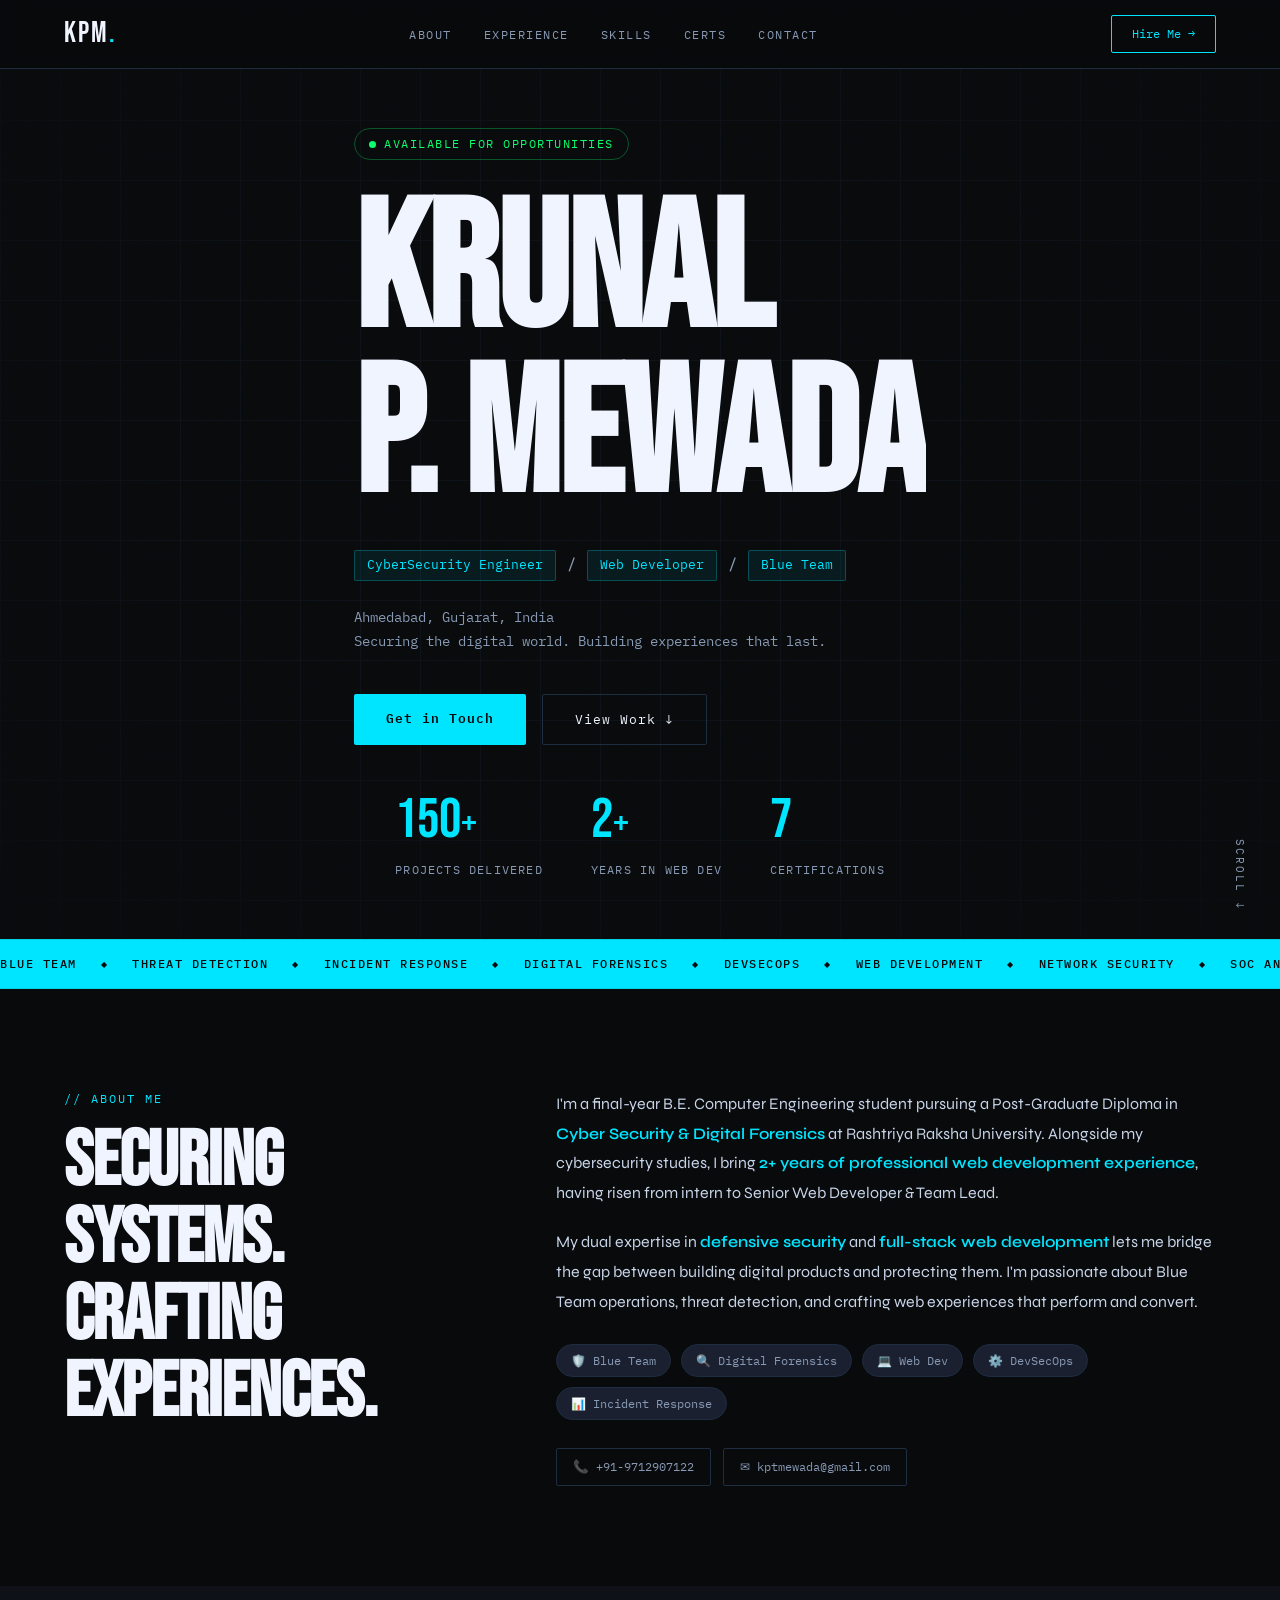
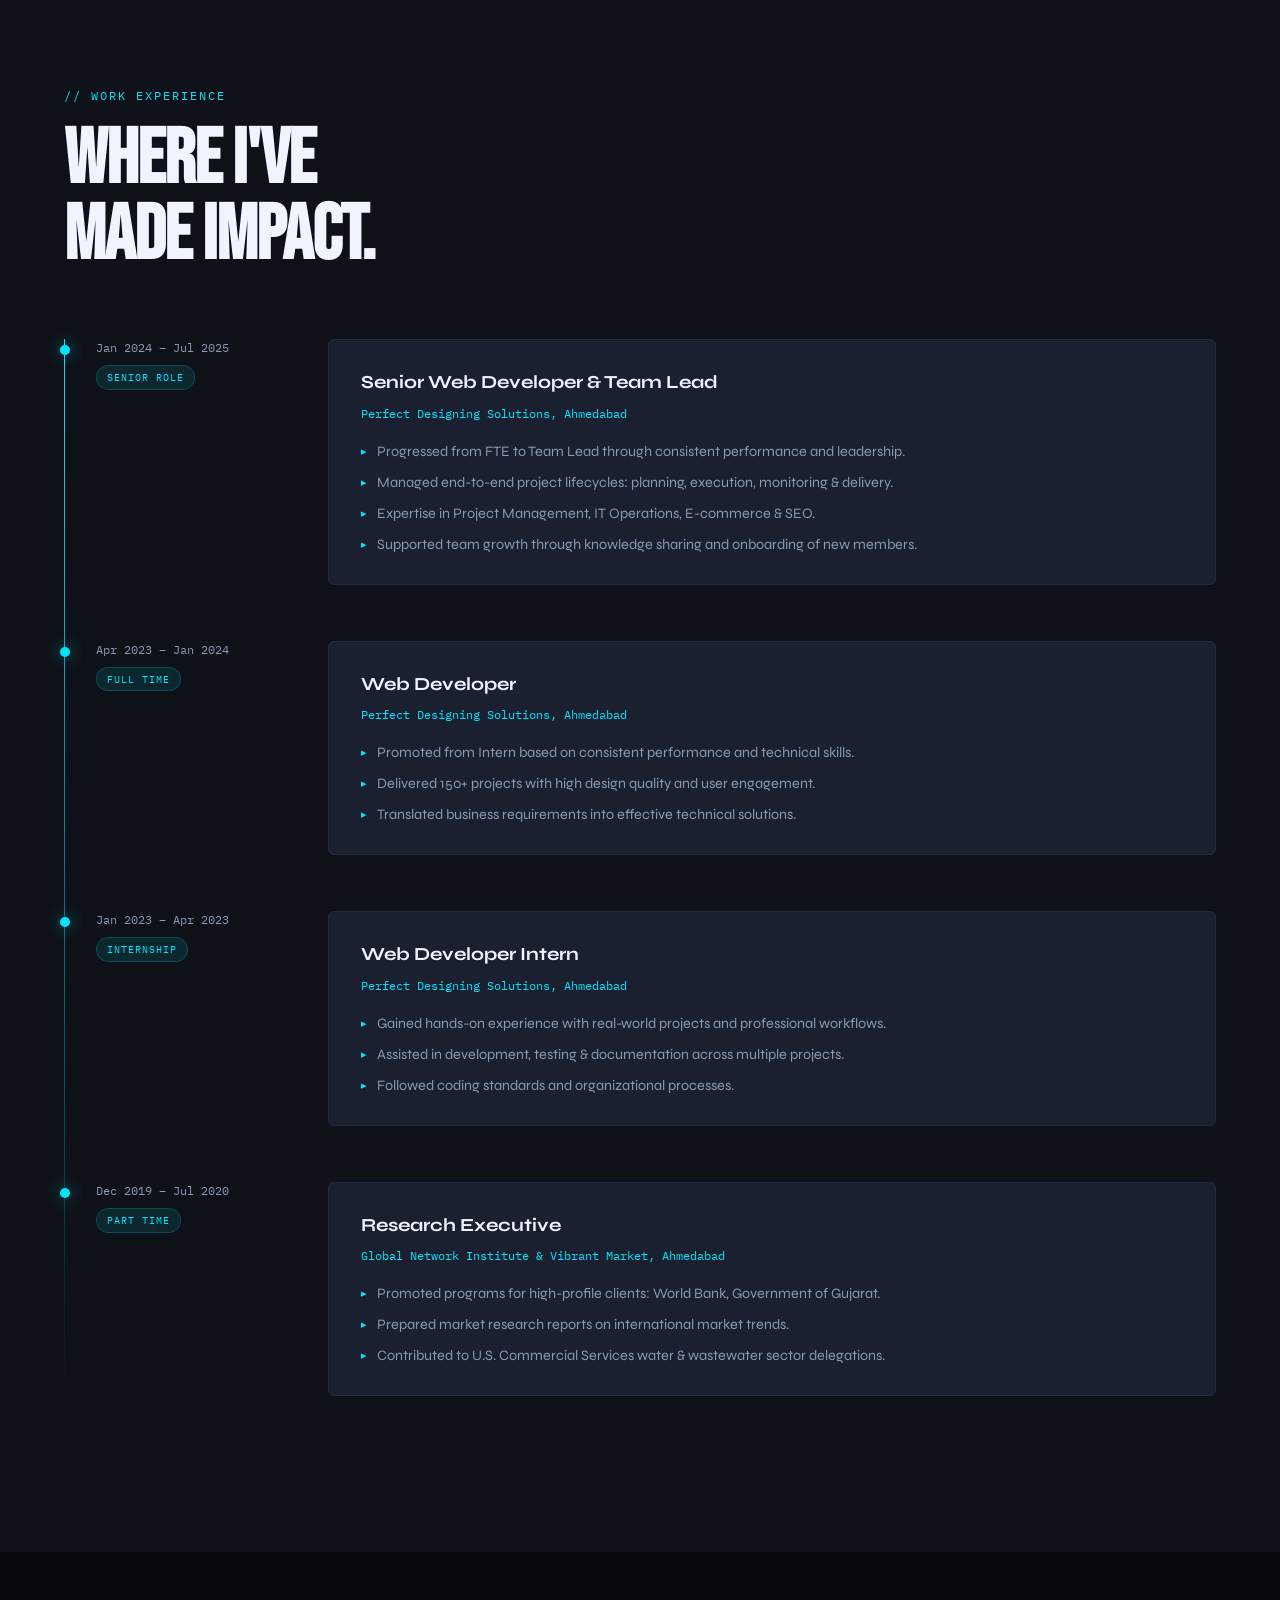
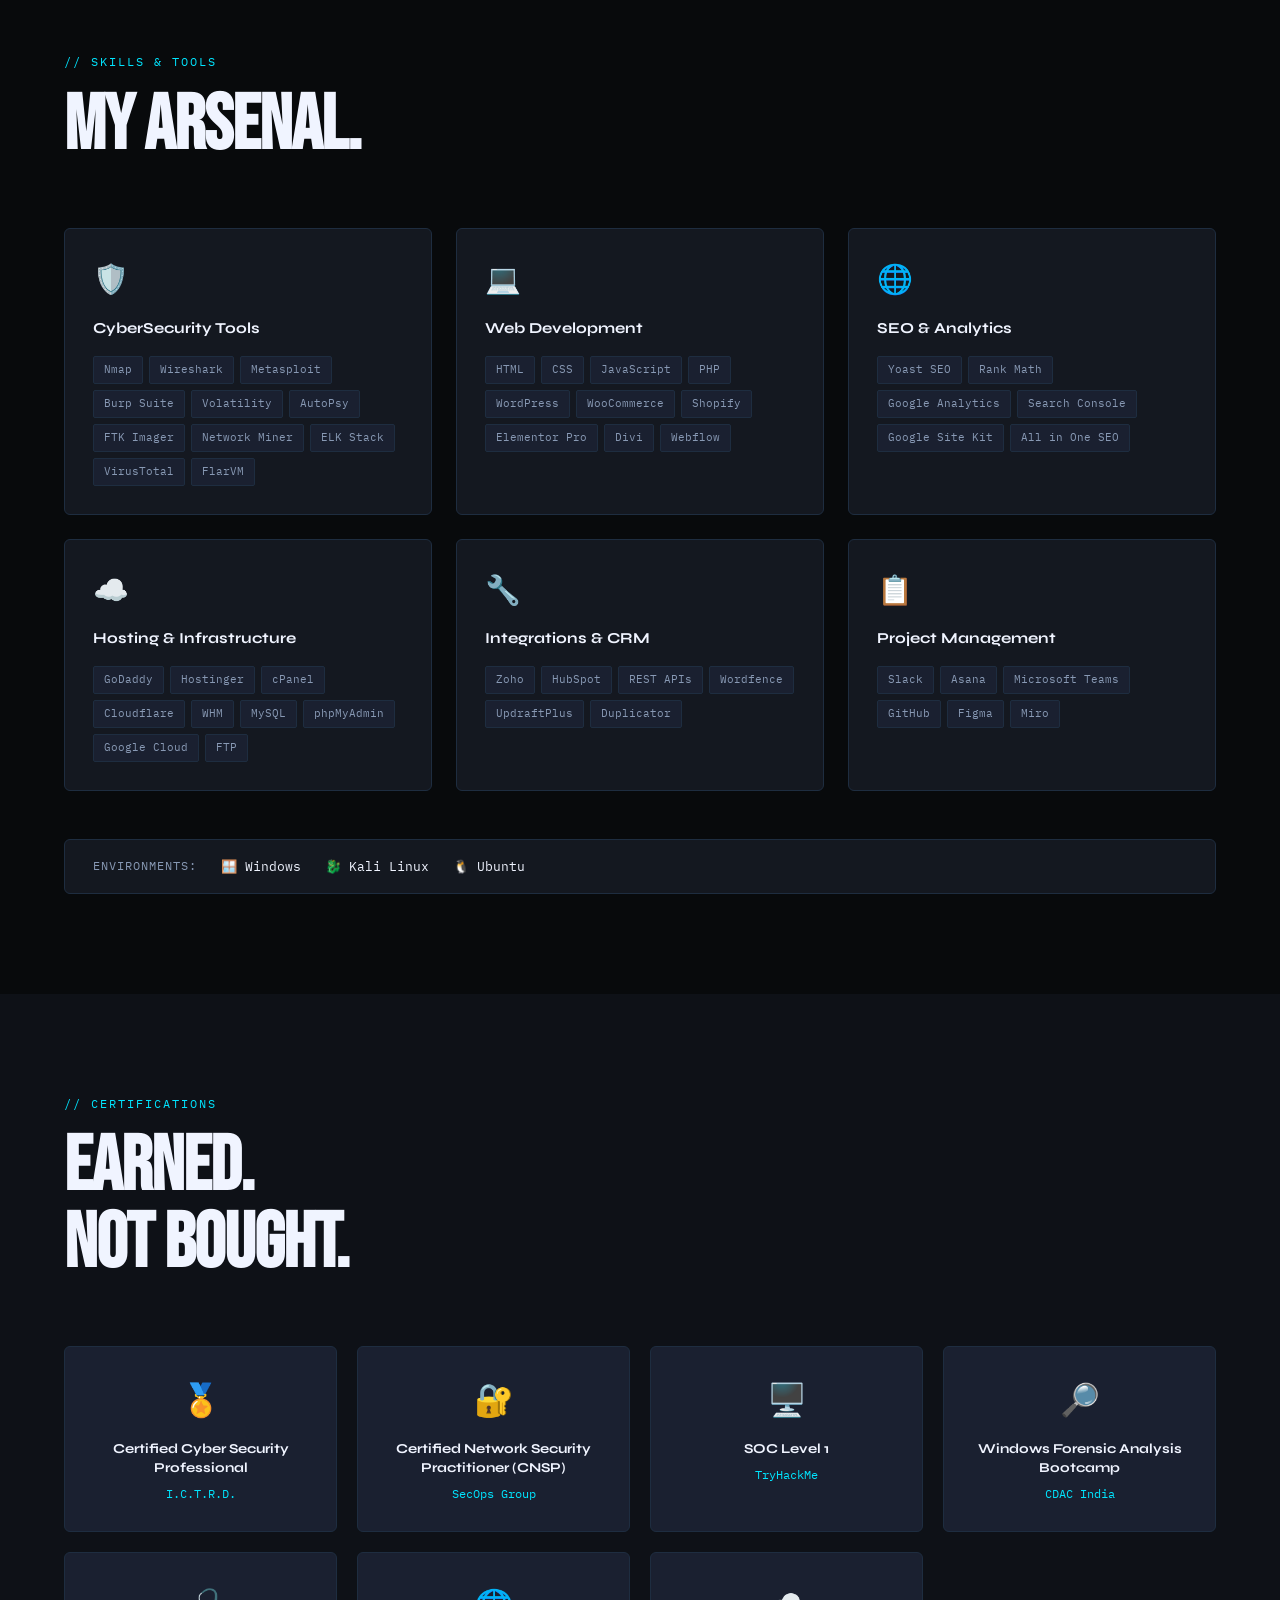
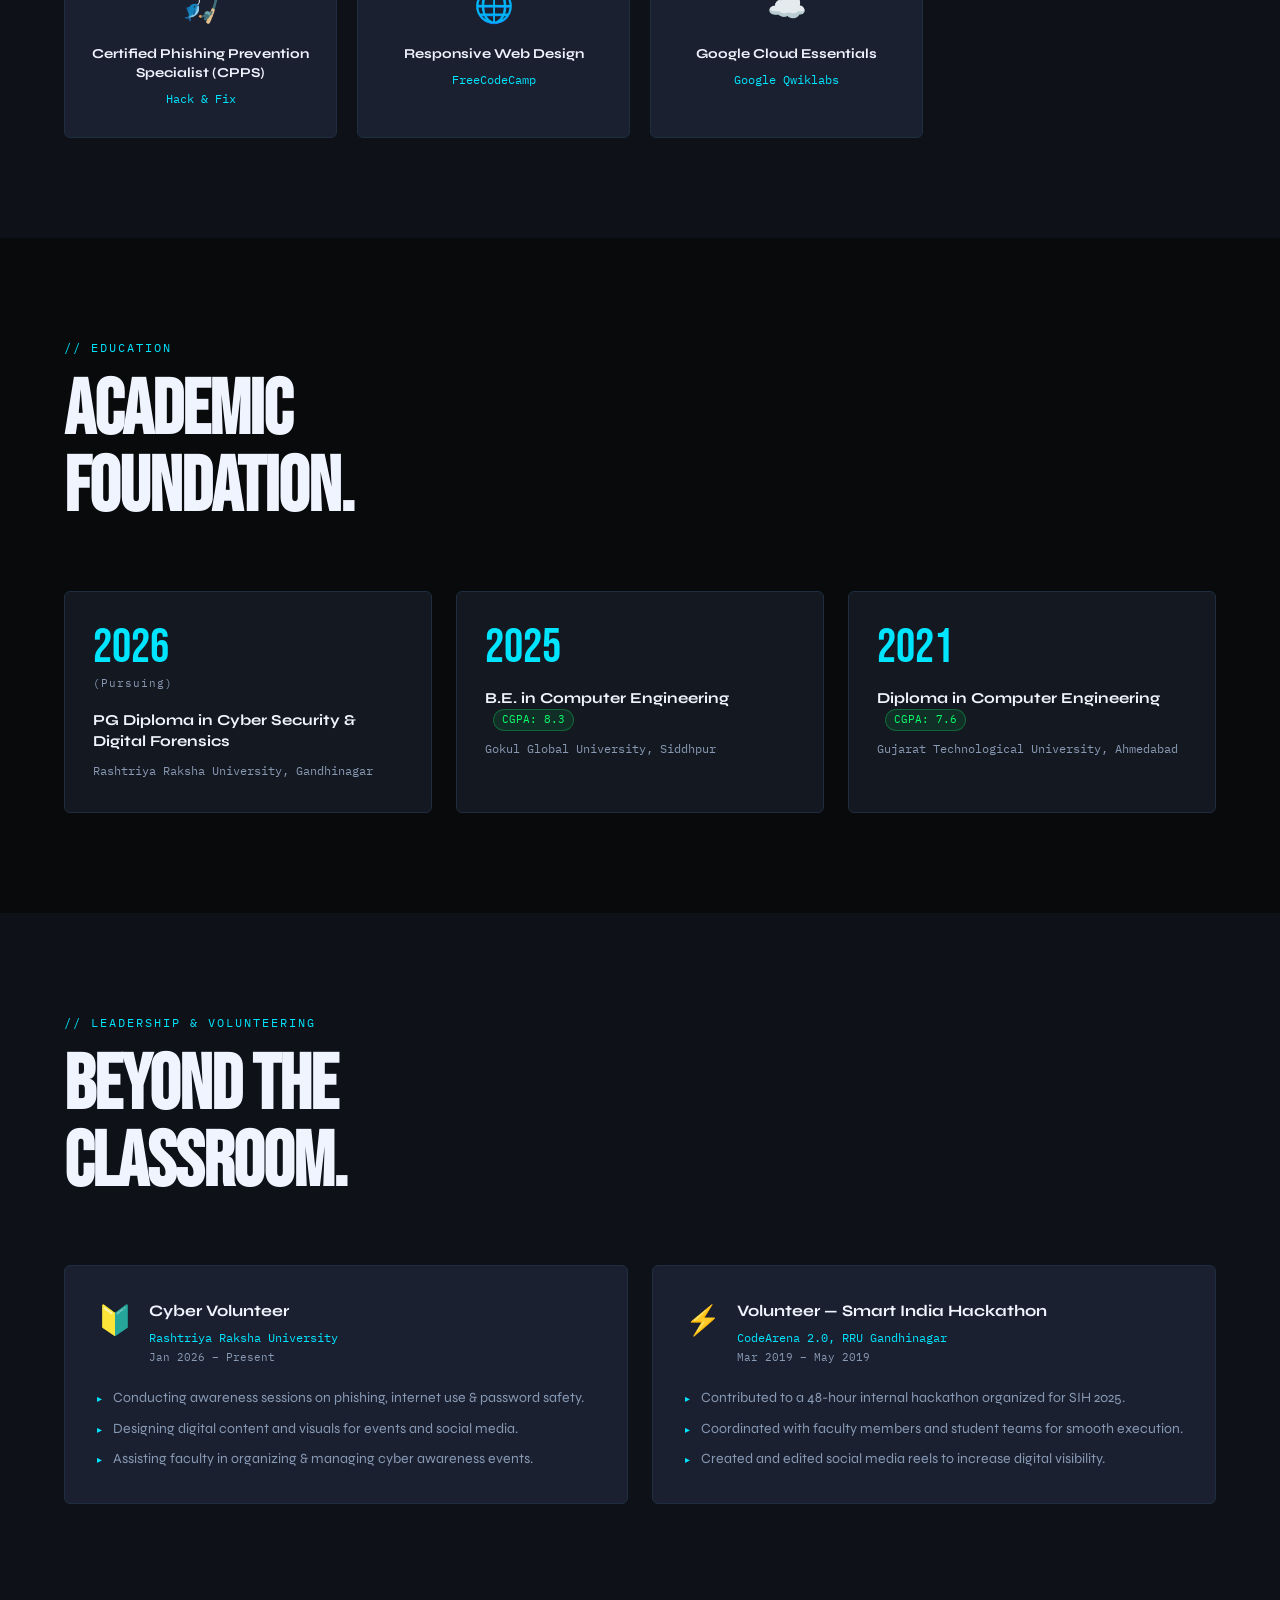
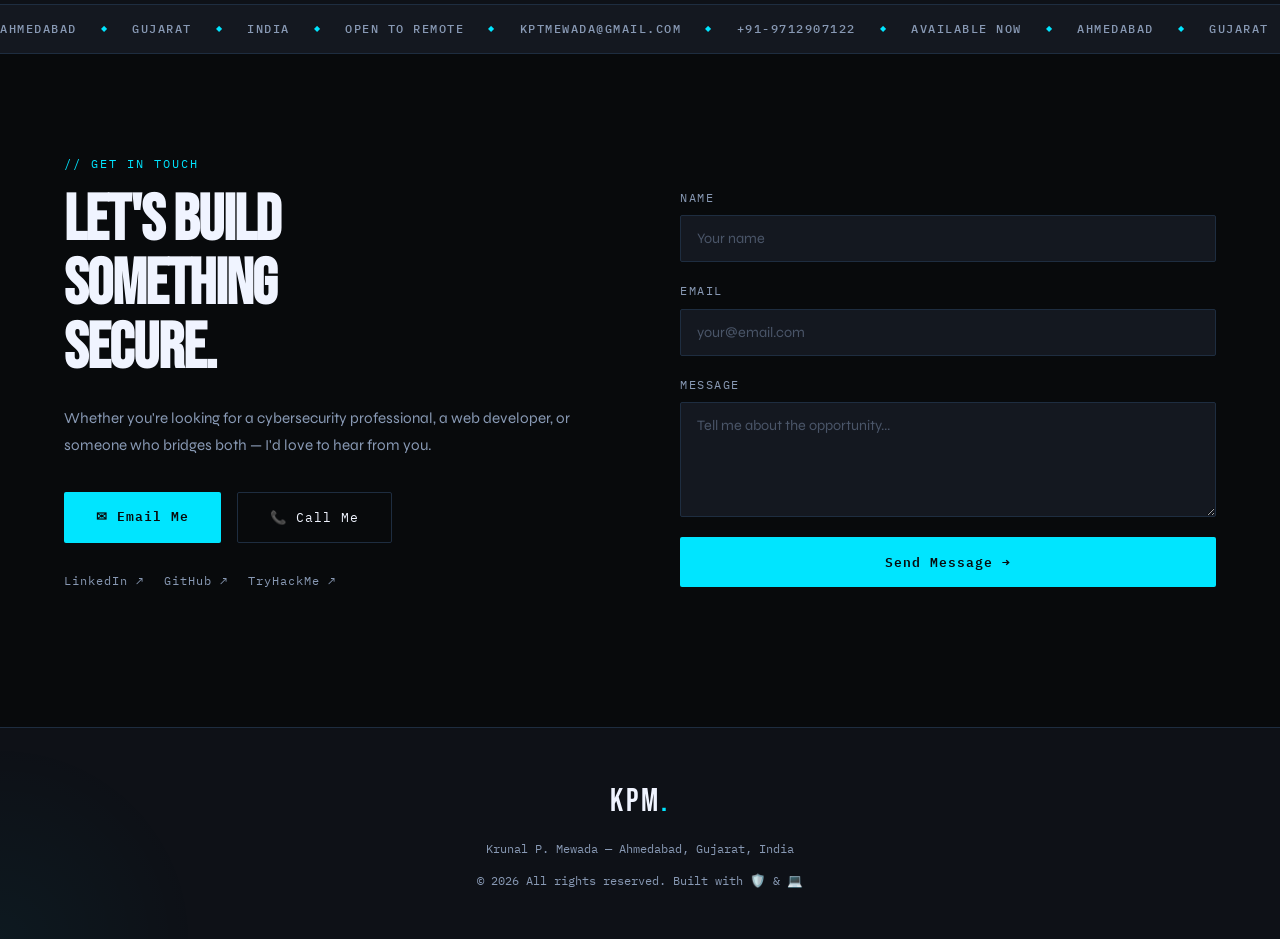
<file: index.html>
<!DOCTYPE html>
<html lang="en">
<head>
  <meta charset="UTF-8" />
  <meta name="viewport" content="width=device-width, initial-scale=1.0" />
  <meta name="description" content="Krunal P. Mewada — Cybersecurity Engineer & Web Developer based in Ahmedabad, Gujarat, India." />
  <title>Krunal P. Mewada | CyberSecurity & Web Developer</title>
  <link rel="stylesheet" href="style.css" />
  <link rel="preconnect" href="https://fonts.googleapis.com" />
  <link rel="preconnect" href="https://fonts.gstatic.com" crossorigin />
  <link href="https://fonts.googleapis.com/css2?family=Bebas+Neue&family=Syne:wght@400;600;700;800&family=IBM+Plex+Mono:wght@300;400;500&display=swap" rel="stylesheet" />
</head>
<body>

  <!-- ===== NAVIGATION ===== -->
  <nav class="nav" id="nav">
    <div class="nav__inner">
      <a href="#" class="nav__logo">KPM<span class="accent">.</span></a>
      <ul class="nav__links">
        <li><a href="#about">About</a></li>
        <li><a href="#experience">Experience</a></li>
        <li><a href="#skills">Skills</a></li>
        <li><a href="#certifications">Certs</a></li>
        <li><a href="#contact">Contact</a></li>
      </ul>
      <a href="mailto:kptmewada@gmail.com" class="nav__cta">Hire Me →</a>
      <button class="nav__burger" id="navBurger" aria-label="Toggle menu">
        <span></span><span></span><span></span>
      </button>
    </div>
    <div class="nav__mobile" id="navMobile">
      <ul>
        <li><a href="#about" class="mobile-link">About</a></li>
        <li><a href="#experience" class="mobile-link">Experience</a></li>
        <li><a href="#skills" class="mobile-link">Skills</a></li>
        <li><a href="#certifications" class="mobile-link">Certs</a></li>
        <li><a href="#contact" class="mobile-link">Contact</a></li>
      </ul>
    </div>
  </nav>

  <!-- ===== HERO ===== -->
  <section class="hero" id="home">
    <div class="hero__grid-bg"></div>
    <div class="hero__noise"></div>
    <div class="hero__content">
      <div class="hero__badge">
        <span class="blink-dot"></span>
        Available for opportunities
      </div>
      <h1 class="hero__name">
        <span class="reveal-line">KRUNAL</span>
        <span class="reveal-line delay-1">P. MEWADA</span>
      </h1>
      <div class="hero__roles">
        <span class="role-tag">CyberSecurity Engineer</span>
        <span class="role-sep">/</span>
        <span class="role-tag">Web Developer</span>
        <span class="role-sep">/</span>
        <span class="role-tag">Blue Team</span>
      </div>
      <p class="hero__sub">
        Ahmedabad, Gujarat, India<br />
        Securing the digital world. Building experiences that last.
      </p>
      <div class="hero__actions">
        <a href="#contact" class="btn btn--primary">Get in Touch</a>
        <a href="#experience" class="btn btn--ghost">View Work ↓</a>
      </div>
    </div>
    <div class="hero__stats">
      <div class="stat">
        <span class="stat__num" data-target="150">0</span><span class="stat__sym">+</span>
        <p>Projects Delivered</p>
      </div>
      <div class="stat">
        <span class="stat__num" data-target="2">0</span><span class="stat__sym">+</span>
        <p>Years in Web Dev</p>
      </div>
      <div class="stat">
        <span class="stat__num" data-target="7">0</span><span class="stat__sym"></span>
        <p>Certifications</p>
      </div>
    </div>
    <div class="hero__scroll-hint">scroll ↓</div>
  </section>

  <!-- ===== MARQUEE ===== -->
  <div class="marquee-wrap">
    <div class="marquee-track">
      <span>Blue Team</span><span class="sep">◆</span>
      <span>Threat Detection</span><span class="sep">◆</span>
      <span>Incident Response</span><span class="sep">◆</span>
      <span>Digital Forensics</span><span class="sep">◆</span>
      <span>DevSecOps</span><span class="sep">◆</span>
      <span>Web Development</span><span class="sep">◆</span>
      <span>Network Security</span><span class="sep">◆</span>
      <span>SOC Analyst</span><span class="sep">◆</span>
      <span>Cyber Awareness</span><span class="sep">◆</span>
      <!-- duplicate -->
      <span>Blue Team</span><span class="sep">◆</span>
      <span>Threat Detection</span><span class="sep">◆</span>
      <span>Incident Response</span><span class="sep">◆</span>
      <span>Digital Forensics</span><span class="sep">◆</span>
      <span>DevSecOps</span><span class="sep">◆</span>
      <span>Web Development</span><span class="sep">◆</span>
      <span>Network Security</span><span class="sep">◆</span>
      <span>SOC Analyst</span><span class="sep">◆</span>
      <span>Cyber Awareness</span><span class="sep">◆</span>
    </div>
  </div>

  <!-- ===== ABOUT ===== -->
  <section class="about section" id="about">
    <div class="container">
      <div class="about__layout">
        <div class="about__left">
          <p class="section-label">// about me</p>
          <h2 class="section-title">Securing Systems.<br />Crafting Experiences.</h2>
        </div>
        <div class="about__right">
          <p class="about__text">
            I'm a final-year B.E. Computer Engineering student pursuing a Post-Graduate Diploma in <strong>Cyber Security & Digital Forensics</strong> at Rashtriya Raksha University. Alongside my cybersecurity studies, I bring <strong>2+ years of professional web development experience</strong>, having risen from intern to Senior Web Developer & Team Lead.
          </p>
          <p class="about__text">
            My dual expertise in <strong>defensive security</strong> and <strong>full-stack web development</strong> lets me bridge the gap between building digital products and protecting them. I'm passionate about Blue Team operations, threat detection, and crafting web experiences that perform and convert.
          </p>
          <div class="about__pills">
            <span>🛡️ Blue Team</span>
            <span>🔍 Digital Forensics</span>
            <span>💻 Web Dev</span>
            <span>⚙️ DevSecOps</span>
            <span>📊 Incident Response</span>
          </div>
          <div class="about__contact-row">
            <a href="tel:+919712907122" class="contact-chip">📞 +91-9712907122</a>
            <a href="mailto:kptmewada@gmail.com" class="contact-chip">✉ kptmewada@gmail.com</a>
          </div>
        </div>
      </div>
    </div>
  </section>

  <!-- ===== EXPERIENCE ===== -->
  <section class="experience section section--dark" id="experience">
    <div class="container">
      <p class="section-label">// work experience</p>
      <h2 class="section-title">Where I've<br />Made Impact.</h2>
      <div class="timeline">

        <div class="timeline__item reveal">
          <div class="timeline__meta">
            <span class="timeline__date">Jan 2024 – Jul 2025</span>
            <span class="timeline__tag">Senior Role</span>
          </div>
          <div class="timeline__card">
            <h3>Senior Web Developer & Team Lead</h3>
            <h4>Perfect Designing Solutions, Ahmedabad</h4>
            <ul>
              <li>Progressed from FTE to Team Lead through consistent performance and leadership.</li>
              <li>Managed end-to-end project lifecycles: planning, execution, monitoring & delivery.</li>
              <li>Expertise in Project Management, IT Operations, E-commerce & SEO.</li>
              <li>Supported team growth through knowledge sharing and onboarding of new members.</li>
            </ul>
          </div>
        </div>

        <div class="timeline__item reveal">
          <div class="timeline__meta">
            <span class="timeline__date">Apr 2023 – Jan 2024</span>
            <span class="timeline__tag">Full Time</span>
          </div>
          <div class="timeline__card">
            <h3>Web Developer</h3>
            <h4>Perfect Designing Solutions, Ahmedabad</h4>
            <ul>
              <li>Promoted from Intern based on consistent performance and technical skills.</li>
              <li>Delivered 150+ projects with high design quality and user engagement.</li>
              <li>Translated business requirements into effective technical solutions.</li>
            </ul>
          </div>
        </div>

        <div class="timeline__item reveal">
          <div class="timeline__meta">
            <span class="timeline__date">Jan 2023 – Apr 2023</span>
            <span class="timeline__tag">Internship</span>
          </div>
          <div class="timeline__card">
            <h3>Web Developer Intern</h3>
            <h4>Perfect Designing Solutions, Ahmedabad</h4>
            <ul>
              <li>Gained hands-on experience with real-world projects and professional workflows.</li>
              <li>Assisted in development, testing & documentation across multiple projects.</li>
              <li>Followed coding standards and organizational processes.</li>
            </ul>
          </div>
        </div>

        <div class="timeline__item reveal">
          <div class="timeline__meta">
            <span class="timeline__date">Dec 2019 – Jul 2020</span>
            <span class="timeline__tag">Part Time</span>
          </div>
          <div class="timeline__card">
            <h3>Research Executive</h3>
            <h4>Global Network Institute & Vibrant Market, Ahmedabad</h4>
            <ul>
              <li>Promoted programs for high-profile clients: World Bank, Government of Gujarat.</li>
              <li>Prepared market research reports on international market trends.</li>
              <li>Contributed to U.S. Commercial Services water & wastewater sector delegations.</li>
            </ul>
          </div>
        </div>

      </div>
    </div>
  </section>

  <!-- ===== SKILLS ===== -->
  <section class="skills section" id="skills">
    <div class="container">
      <p class="section-label">// skills & tools</p>
      <h2 class="section-title">My Arsenal.</h2>
      <div class="skills__grid">

        <div class="skill-card reveal">
          <div class="skill-card__icon">🛡️</div>
          <h3>CyberSecurity Tools</h3>
          <div class="skill-tags">
            <span>Nmap</span><span>Wireshark</span><span>Metasploit</span>
            <span>Burp Suite</span><span>Volatility</span><span>AutoPsy</span>
            <span>FTK Imager</span><span>Network Miner</span><span>ELK Stack</span>
            <span>VirusTotal</span><span>FlarVM</span>
          </div>
        </div>

        <div class="skill-card reveal">
          <div class="skill-card__icon">💻</div>
          <h3>Web Development</h3>
          <div class="skill-tags">
            <span>HTML</span><span>CSS</span><span>JavaScript</span><span>PHP</span>
            <span>WordPress</span><span>WooCommerce</span><span>Shopify</span>
            <span>Elementor Pro</span><span>Divi</span><span>Webflow</span>
          </div>
        </div>

        <div class="skill-card reveal">
          <div class="skill-card__icon">🌐</div>
          <h3>SEO & Analytics</h3>
          <div class="skill-tags">
            <span>Yoast SEO</span><span>Rank Math</span><span>Google Analytics</span>
            <span>Search Console</span><span>Google Site Kit</span><span>All in One SEO</span>
          </div>
        </div>

        <div class="skill-card reveal">
          <div class="skill-card__icon">☁️</div>
          <h3>Hosting & Infrastructure</h3>
          <div class="skill-tags">
            <span>GoDaddy</span><span>Hostinger</span><span>cPanel</span>
            <span>Cloudflare</span><span>WHM</span><span>MySQL</span>
            <span>phpMyAdmin</span><span>Google Cloud</span><span>FTP</span>
          </div>
        </div>

        <div class="skill-card reveal">
          <div class="skill-card__icon">🔧</div>
          <h3>Integrations & CRM</h3>
          <div class="skill-tags">
            <span>Zoho</span><span>HubSpot</span><span>REST APIs</span>
            <span>Wordfence</span><span>UpdraftPlus</span><span>Duplicator</span>
          </div>
        </div>

        <div class="skill-card reveal">
          <div class="skill-card__icon">📋</div>
          <h3>Project Management</h3>
          <div class="skill-tags">
            <span>Slack</span><span>Asana</span><span>Microsoft Teams</span>
            <span>GitHub</span><span>Figma</span><span>Miro</span>
          </div>
        </div>

      </div>

      <div class="os-strip">
        <span class="os-label">Environments:</span>
        <span class="os-item">🪟 Windows</span>
        <span class="os-item">🐉 Kali Linux</span>
        <span class="os-item">🐧 Ubuntu</span>
      </div>
    </div>
  </section>

  <!-- ===== CERTIFICATIONS ===== -->
  <section class="certs section section--dark" id="certifications">
    <div class="container">
      <p class="section-label">// certifications</p>
      <h2 class="section-title">Earned.<br />Not Bought.</h2>
      <div class="certs__grid">
        <div class="cert-card reveal">
          <span class="cert-icon">🏅</span>
          <h3>Certified Cyber Security Professional</h3>
          <p>I.C.T.R.D.</p>
        </div>
        <div class="cert-card reveal">
          <span class="cert-icon">🔐</span>
          <h3>Certified Network Security Practitioner (CNSP)</h3>
          <p>SecOps Group</p>
        </div>
        <div class="cert-card reveal">
          <span class="cert-icon">🖥️</span>
          <h3>SOC Level 1</h3>
          <p>TryHackMe</p>
        </div>
        <div class="cert-card reveal">
          <span class="cert-icon">🔎</span>
          <h3>Windows Forensic Analysis Bootcamp</h3>
          <p>CDAC India</p>
        </div>
        <div class="cert-card reveal">
          <span class="cert-icon">🎣</span>
          <h3>Certified Phishing Prevention Specialist (CPPS)</h3>
          <p>Hack & Fix</p>
        </div>
        <div class="cert-card reveal">
          <span class="cert-icon">🌐</span>
          <h3>Responsive Web Design</h3>
          <p>FreeCodeCamp</p>
        </div>
        <div class="cert-card reveal">
          <span class="cert-icon">☁️</span>
          <h3>Google Cloud Essentials</h3>
          <p>Google Qwiklabs</p>
        </div>
      </div>
    </div>
  </section>

  <!-- ===== EDUCATION ===== -->
  <section class="education section" id="education">
    <div class="container">
      <p class="section-label">// education</p>
      <h2 class="section-title">Academic<br />Foundation.</h2>
      <div class="edu__grid">
        <div class="edu-card reveal">
          <div class="edu-card__year">2026 <span>(Pursuing)</span></div>
          <h3>PG Diploma in Cyber Security & Digital Forensics</h3>
          <p>Rashtriya Raksha University, Gandhinagar</p>
        </div>
        <div class="edu-card reveal">
          <div class="edu-card__year">2025</div>
          <h3>B.E. in Computer Engineering <span class="cgpa">CGPA: 8.3</span></h3>
          <p>Gokul Global University, Siddhpur</p>
        </div>
        <div class="edu-card reveal">
          <div class="edu-card__year">2021</div>
          <h3>Diploma in Computer Engineering <span class="cgpa">CGPA: 7.6</span></h3>
          <p>Gujarat Technological University, Ahmedabad</p>
        </div>
      </div>
    </div>
  </section>

  <!-- ===== LEADERSHIP ===== -->
  <section class="leadership section section--dark" id="leadership">
    <div class="container">
      <p class="section-label">// leadership & volunteering</p>
      <h2 class="section-title">Beyond the<br />Classroom.</h2>
      <div class="lead__grid">
        <div class="lead-card reveal">
          <div class="lead-card__head">
            <span class="lead-icon">🔰</span>
            <div>
              <h3>Cyber Volunteer</h3>
              <p class="lead-org">Rashtriya Raksha University</p>
              <p class="lead-date">Jan 2026 – Present</p>
            </div>
          </div>
          <ul>
            <li>Conducting awareness sessions on phishing, internet use & password safety.</li>
            <li>Designing digital content and visuals for events and social media.</li>
            <li>Assisting faculty in organizing & managing cyber awareness events.</li>
          </ul>
        </div>
        <div class="lead-card reveal">
          <div class="lead-card__head">
            <span class="lead-icon">⚡</span>
            <div>
              <h3>Volunteer — Smart India Hackathon</h3>
              <p class="lead-org">CodeArena 2.0, RRU Gandhinagar</p>
              <p class="lead-date">Mar 2019 – May 2019</p>
            </div>
          </div>
          <ul>
            <li>Contributed to a 48-hour internal hackathon organized for SIH 2025.</li>
            <li>Coordinated with faculty members and student teams for smooth execution.</li>
            <li>Created and edited social media reels to increase digital visibility.</li>
          </ul>
        </div>
      </div>
    </div>
  </section>

  <!-- ===== MARQUEE 2 ===== -->
  <div class="marquee-wrap marquee-wrap--light">
    <div class="marquee-track marquee-track--reverse">
      <span>Ahmedabad</span><span class="sep">◆</span>
      <span>Gujarat</span><span class="sep">◆</span>
      <span>India</span><span class="sep">◆</span>
      <span>Open to Remote</span><span class="sep">◆</span>
      <span>kptmewada@gmail.com</span><span class="sep">◆</span>
      <span>+91-9712907122</span><span class="sep">◆</span>
      <span>Available Now</span><span class="sep">◆</span>
      <span>Ahmedabad</span><span class="sep">◆</span>
      <span>Gujarat</span><span class="sep">◆</span>
      <span>India</span><span class="sep">◆</span>
      <span>Open to Remote</span><span class="sep">◆</span>
      <span>kptmewada@gmail.com</span><span class="sep">◆</span>
      <span>+91-9712907122</span><span class="sep">◆</span>
      <span>Available Now</span><span class="sep">◆</span>
    </div>
  </div>

  <!-- ===== CONTACT ===== -->
  <section class="contact section" id="contact">
    <div class="container">
      <p class="section-label">// get in touch</p>
      <div class="contact__layout">
        <div class="contact__left">
          <h2 class="section-title large-cta">Let's Build<br />Something<br />Secure.</h2>
          <p>Whether you're looking for a cybersecurity professional, a web developer, or someone who bridges both — I'd love to hear from you.</p>
          <div class="contact__links">
            <a href="mailto:kptmewada@gmail.com" class="btn btn--primary">✉ Email Me</a>
            <a href="tel:+919712907122" class="btn btn--ghost">📞 Call Me</a>
          </div>
          <div class="social-links">
            <a href="https://linkedin.com" target="_blank" rel="noopener">LinkedIn ↗</a>
            <a href="https://github.com" target="_blank" rel="noopener">GitHub ↗</a>
            <a href="https://tryhackme.com" target="_blank" rel="noopener">TryHackMe ↗</a>
          </div>
        </div>
        <div class="contact__right">
          <form class="contact__form" id="contactForm" novalidate>
            <div class="form-group">
              <label for="name">Name</label>
              <input type="text" id="name" name="name" placeholder="Your name" required />
            </div>
            <div class="form-group">
              <label for="email">Email</label>
              <input type="email" id="email" name="email" placeholder="your@email.com" required />
            </div>
            <div class="form-group">
              <label for="message">Message</label>
              <textarea id="message" name="message" rows="5" placeholder="Tell me about the opportunity..." required></textarea>
            </div>
            <button type="submit" class="btn btn--primary btn--full">Send Message →</button>
            <p class="form-note" id="formNote"></p>
          </form>
        </div>
      </div>
    </div>
  </section>

  <!-- ===== FOOTER ===== -->
  <footer class="footer">
    <div class="container">
      <div class="footer__inner">
        <span class="footer__logo">KPM<span class="accent">.</span></span>
        <p>Krunal P. Mewada — Ahmedabad, Gujarat, India</p>
        <p class="footer__copy">© <span id="year"></span> All rights reserved. Built with 🛡️ & 💻</p>
      </div>
    </div>
  </footer>

  <script src="script.js"></script>
</body>
</html>
</file>
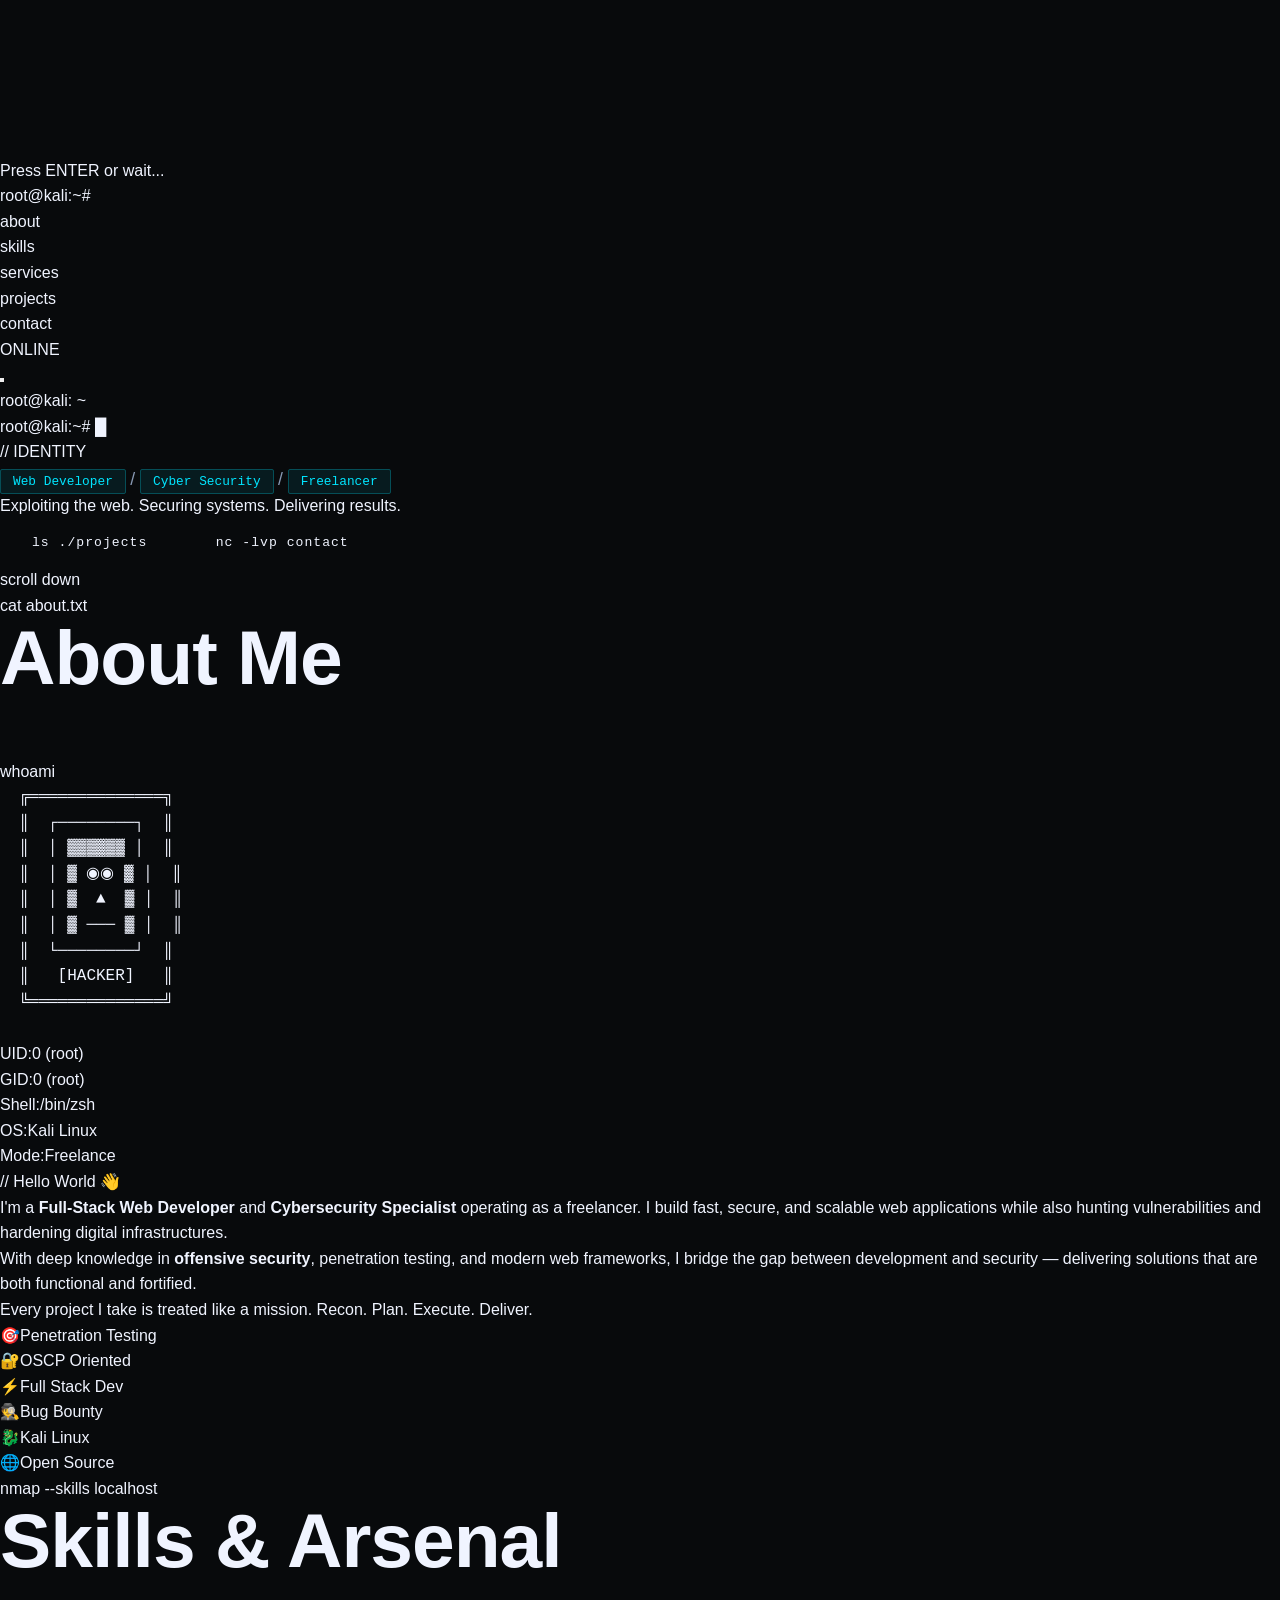
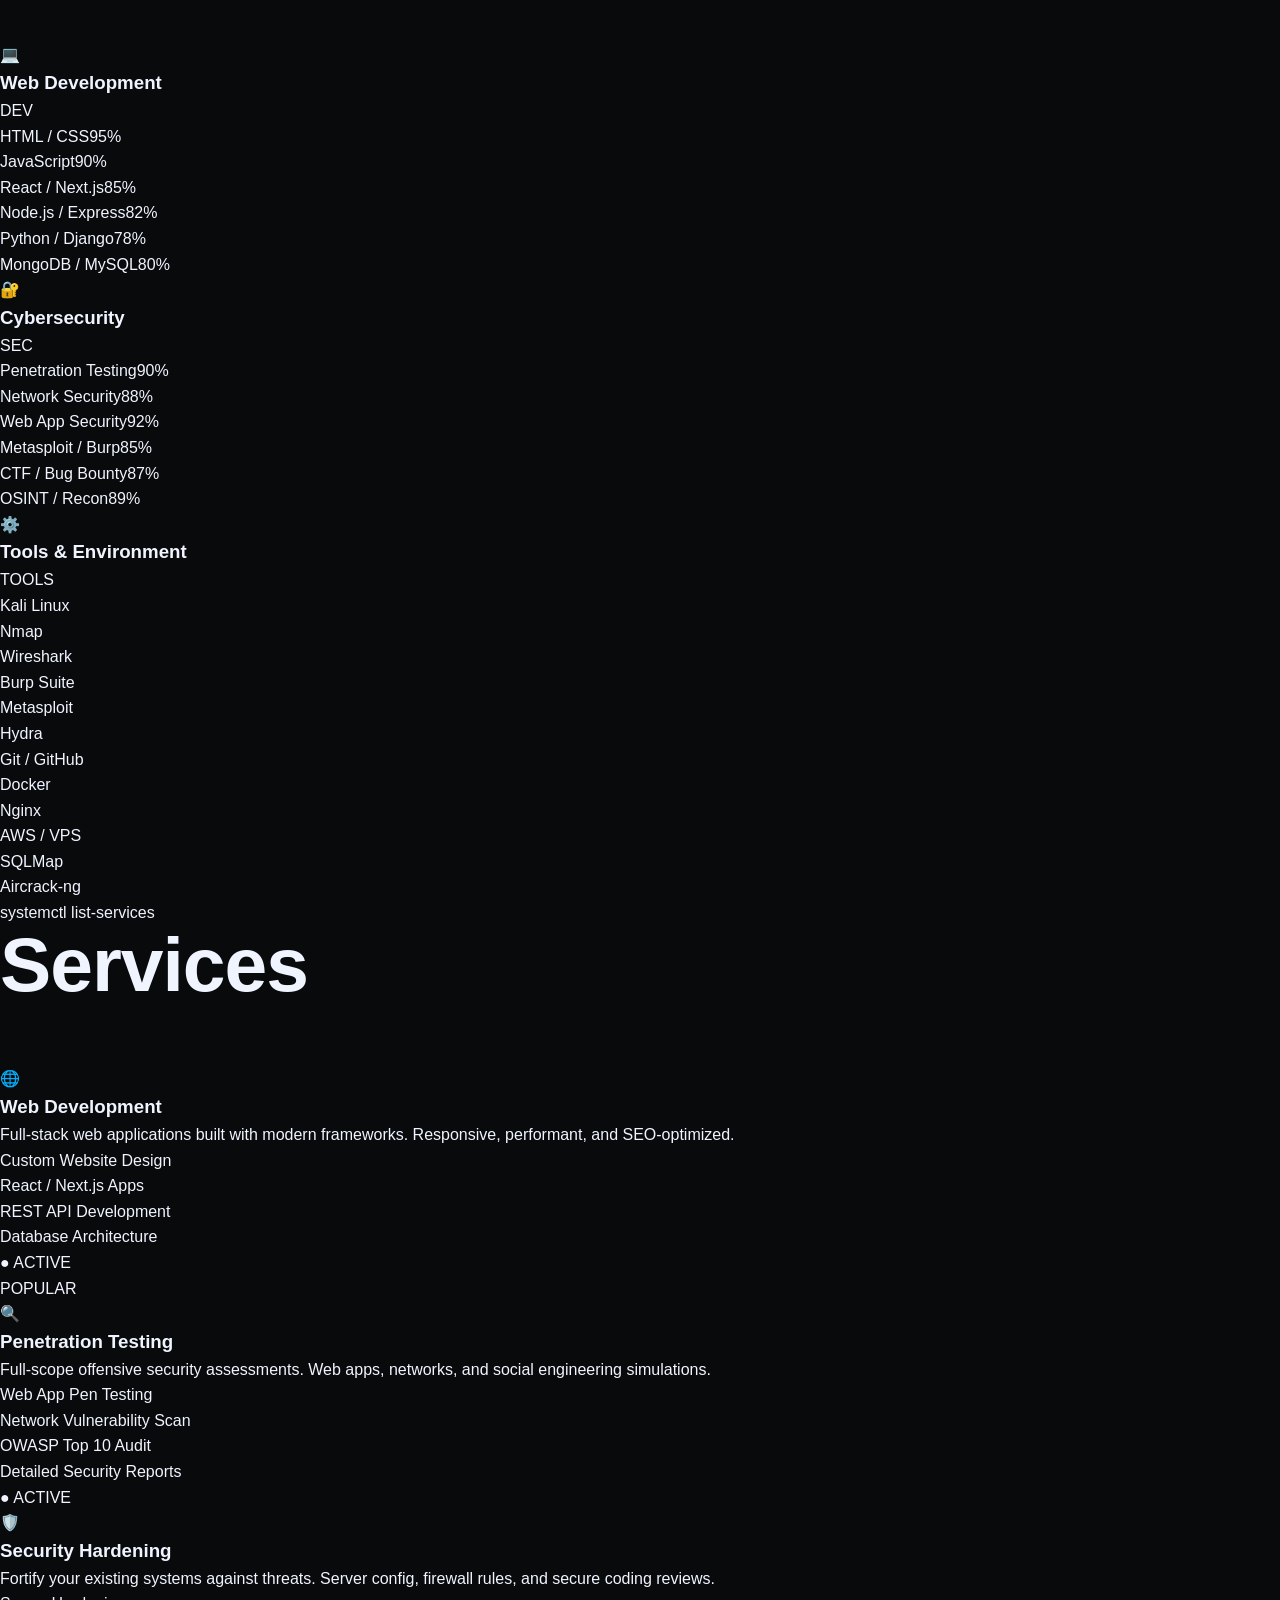
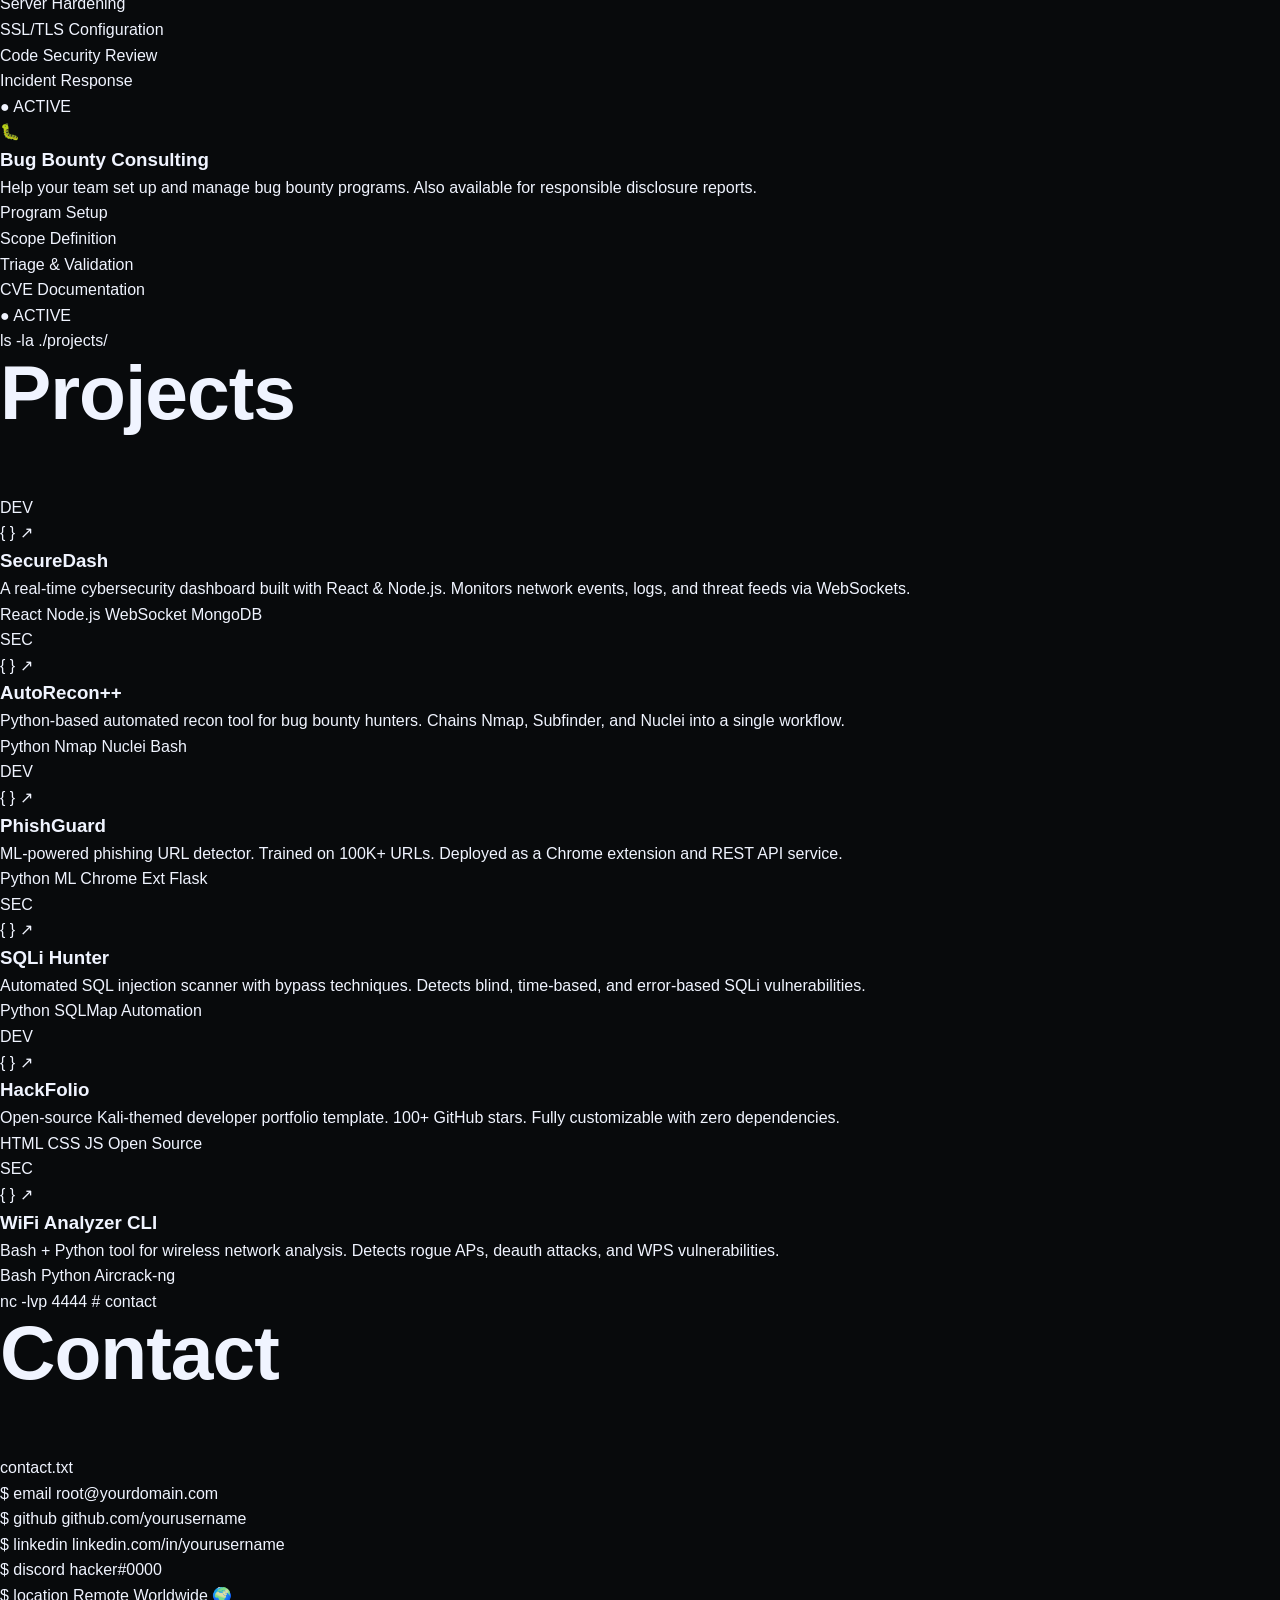
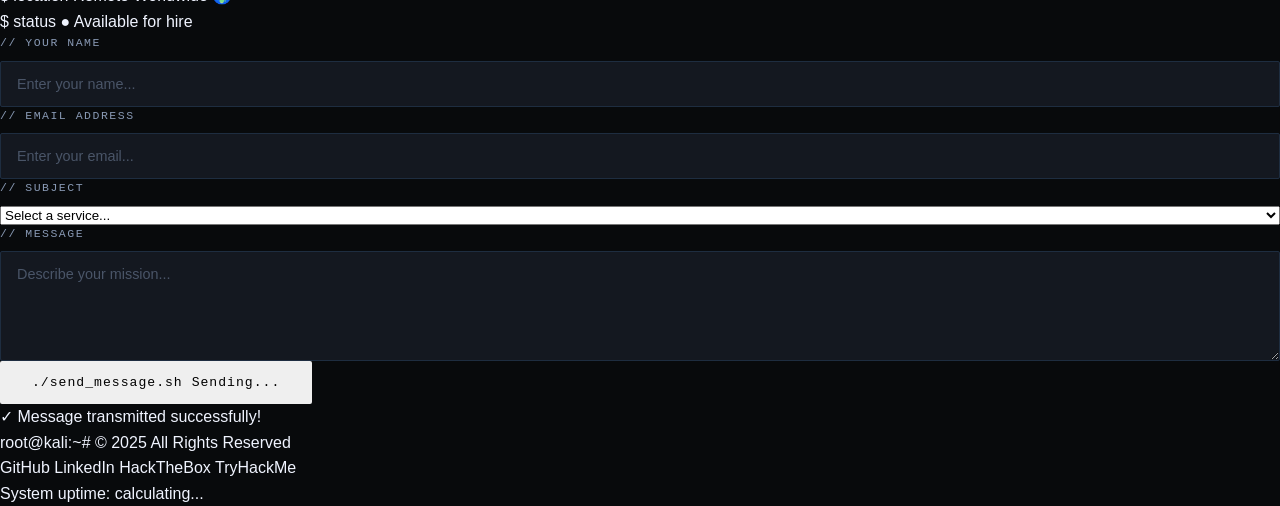
<file: index (1).html>
<!DOCTYPE html>
<html lang="en">
<head>
  <meta charset="UTF-8" />
  <meta name="viewport" content="width=device-width, initial-scale=1.0"/>
  <title>root@kali:~# Portfolio</title>
  <link rel="stylesheet" href="style.css"/>
  <link rel="preconnect" href="https://fonts.googleapis.com"/>
  <link rel="preconnect" href="https://fonts.gstatic.com" crossorigin/>
  <link href="https://fonts.googleapis.com/css2?family=Share+Tech+Mono&family=Rajdhani:wght@400;500;600;700&family=Orbitron:wght@400;700;900&display=swap" rel="stylesheet"/>
</head>
<body>

  <!-- Matrix Canvas Background -->
  <canvas id="matrix-canvas"></canvas>

  <!-- Scanlines Overlay -->
  <div class="scanlines"></div>

  <!-- Boot Screen -->
  <div id="boot-screen">
    <div class="boot-content">
      <div class="kali-dragon">
        <pre class="ascii-dragon" id="ascii-art"></pre>
      </div>
      <div class="boot-log" id="boot-log"></div>
      <div class="boot-progress">
        <div class="progress-bar" id="progress-bar"></div>
      </div>
      <p class="boot-skip">Press <span class="key">ENTER</span> or wait...</p>
    </div>
  </div>

  <!-- Main Site -->
  <div id="main-site" class="hidden">

    <!-- Navigation -->
    <nav id="navbar">
      <div class="nav-brand">
        <span class="prompt">root@kali</span><span class="colon">:</span><span class="path">~</span><span class="hash">#</span>
      </div>
      <ul class="nav-links">
        <li><a href="#about" class="nav-link" data-cmd="./about.sh">about</a></li>
        <li><a href="#skills" class="nav-link" data-cmd="./skills.sh">skills</a></li>
        <li><a href="#services" class="nav-link" data-cmd="./services.sh">services</a></li>
        <li><a href="#projects" class="nav-link" data-cmd="./projects.sh">projects</a></li>
        <li><a href="#contact" class="nav-link" data-cmd="./contact.sh">contact</a></li>
      </ul>
      <div class="nav-status">
        <span class="status-dot"></span>
        <span class="status-text">ONLINE</span>
      </div>
      <button class="hamburger" id="hamburger" aria-label="Menu">
        <span></span><span></span><span></span>
      </button>
    </nav>

    <!-- Hero Section -->
    <section id="hero">
      <div class="hero-container">
        <div class="terminal-window">
          <div class="terminal-titlebar">
            <div class="terminal-buttons">
              <span class="t-btn t-close"></span>
              <span class="t-btn t-min"></span>
              <span class="t-btn t-max"></span>
            </div>
            <span class="terminal-title">root@kali: ~</span>
          </div>
          <div class="terminal-body">
            <div class="terminal-output" id="terminal-output"></div>
            <div class="terminal-input-line">
              <span class="prompt-full">root@kali:~# </span>
              <span class="cursor-line" id="cursor-line"></span>
              <span class="cursor blink">█</span>
            </div>
          </div>
        </div>
        <div class="hero-info">
          <p class="hero-label">// IDENTITY</p>
          <h1 class="hero-name" id="hero-name"></h1>
          <p class="hero-roles">
            <span class="role-tag active" data-role="Web Developer">Web Developer</span>
            <span class="role-sep"> / </span>
            <span class="role-tag" data-role="Cyber Security">Cyber Security</span>
            <span class="role-sep"> / </span>
            <span class="role-tag" data-role="Freelancer">Freelancer</span>
          </p>
          <p class="hero-tagline">Exploiting the web. Securing systems. Delivering results.</p>
          <div class="hero-actions">
            <a href="#projects" class="btn btn-primary">ls ./projects</a>
            <a href="#contact" class="btn btn-outline">nc -lvp contact</a>
          </div>
        </div>
      </div>
      <div class="scroll-indicator">
        <span>scroll down</span>
        <div class="scroll-line"></div>
      </div>
    </section>

    <!-- About Section -->
    <section id="about">
      <div class="section-header">
        <span class="section-cmd">cat about.txt</span>
        <span class="section-divider"></span>
        <h2 class="section-title">About Me</h2>
      </div>
      <div class="about-grid">
        <div class="about-avatar-wrapper">
          <div class="avatar-terminal">
            <div class="terminal-titlebar small">
              <div class="terminal-buttons">
                <span class="t-btn t-close"></span>
                <span class="t-btn t-min"></span>
                <span class="t-btn t-max"></span>
              </div>
              <span class="terminal-title">whoami</span>
            </div>
            <div class="avatar-box">
              <div class="avatar-ascii">
                <pre>
  ╔══════════════╗
  ║  ┌────────┐  ║
  ║  │ ▓▓▓▓▓▓ │  ║
  ║  │ ▓ ◉◉ ▓ │  ║
  ║  │ ▓  ▲  ▓ │  ║
  ║  │ ▓ ─── ▓ │  ║
  ║  └────────┘  ║
  ║   [HACKER]   ║
  ╚══════════════╝
                </pre>
              </div>
              <div class="avatar-stats">
                <div class="stat-row"><span class="stat-key">UID:</span><span class="stat-val">0 (root)</span></div>
                <div class="stat-row"><span class="stat-key">GID:</span><span class="stat-val">0 (root)</span></div>
                <div class="stat-row"><span class="stat-key">Shell:</span><span class="stat-val">/bin/zsh</span></div>
                <div class="stat-row"><span class="stat-key">OS:</span><span class="stat-val">Kali Linux</span></div>
                <div class="stat-row"><span class="stat-key">Mode:</span><span class="stat-val" id="uptime-val">Freelance</span></div>
              </div>
            </div>
          </div>
        </div>
        <div class="about-content">
          <div class="about-text">
            <p class="highlight-line"><span class="comment">// Hello World 👋</span></p>
            <p>I'm a <strong class="accent-green">Full-Stack Web Developer</strong> and <strong class="accent-blue">Cybersecurity Specialist</strong> operating as a freelancer. I build fast, secure, and scalable web applications while also hunting vulnerabilities and hardening digital infrastructures.</p>
            <p>With deep knowledge in <strong class="accent-cyan">offensive security</strong>, penetration testing, and modern web frameworks, I bridge the gap between development and security — delivering solutions that are both functional and fortified.</p>
            <p>Every project I take is treated like a mission. Recon. Plan. Execute. Deliver.</p>
          </div>
          <div class="about-badges">
            <div class="badge"><span class="badge-icon">🎯</span>Penetration Testing</div>
            <div class="badge"><span class="badge-icon">🔐</span>OSCP Oriented</div>
            <div class="badge"><span class="badge-icon">⚡</span>Full Stack Dev</div>
            <div class="badge"><span class="badge-icon">🕵️</span>Bug Bounty</div>
            <div class="badge"><span class="badge-icon">🐉</span>Kali Linux</div>
            <div class="badge"><span class="badge-icon">🌐</span>Open Source</div>
          </div>
        </div>
      </div>
    </section>

    <!-- Skills Section -->
    <section id="skills">
      <div class="section-header">
        <span class="section-cmd">nmap --skills localhost</span>
        <span class="section-divider"></span>
        <h2 class="section-title">Skills & Arsenal</h2>
      </div>
      <div class="skills-grid">

        <div class="skill-category">
          <div class="skill-cat-header">
            <span class="cat-icon">💻</span>
            <h3>Web Development</h3>
            <span class="cat-tag">DEV</span>
          </div>
          <div class="skill-items">
            <div class="skill-item">
              <div class="skill-label"><span>HTML / CSS</span><span class="skill-percent">95%</span></div>
              <div class="skill-bar"><div class="skill-fill" data-width="95"></div></div>
            </div>
            <div class="skill-item">
              <div class="skill-label"><span>JavaScript</span><span class="skill-percent">90%</span></div>
              <div class="skill-bar"><div class="skill-fill" data-width="90"></div></div>
            </div>
            <div class="skill-item">
              <div class="skill-label"><span>React / Next.js</span><span class="skill-percent">85%</span></div>
              <div class="skill-bar"><div class="skill-fill" data-width="85"></div></div>
            </div>
            <div class="skill-item">
              <div class="skill-label"><span>Node.js / Express</span><span class="skill-percent">82%</span></div>
              <div class="skill-bar"><div class="skill-fill" data-width="82"></div></div>
            </div>
            <div class="skill-item">
              <div class="skill-label"><span>Python / Django</span><span class="skill-percent">78%</span></div>
              <div class="skill-bar"><div class="skill-fill" data-width="78"></div></div>
            </div>
            <div class="skill-item">
              <div class="skill-label"><span>MongoDB / MySQL</span><span class="skill-percent">80%</span></div>
              <div class="skill-bar"><div class="skill-fill" data-width="80"></div></div>
            </div>
          </div>
        </div>

        <div class="skill-category">
          <div class="skill-cat-header">
            <span class="cat-icon">🔐</span>
            <h3>Cybersecurity</h3>
            <span class="cat-tag sec">SEC</span>
          </div>
          <div class="skill-items">
            <div class="skill-item">
              <div class="skill-label"><span>Penetration Testing</span><span class="skill-percent">90%</span></div>
              <div class="skill-bar"><div class="skill-fill sec" data-width="90"></div></div>
            </div>
            <div class="skill-item">
              <div class="skill-label"><span>Network Security</span><span class="skill-percent">88%</span></div>
              <div class="skill-bar"><div class="skill-fill sec" data-width="88"></div></div>
            </div>
            <div class="skill-item">
              <div class="skill-label"><span>Web App Security</span><span class="skill-percent">92%</span></div>
              <div class="skill-bar"><div class="skill-fill sec" data-width="92"></div></div>
            </div>
            <div class="skill-item">
              <div class="skill-label"><span>Metasploit / Burp</span><span class="skill-percent">85%</span></div>
              <div class="skill-bar"><div class="skill-fill sec" data-width="85"></div></div>
            </div>
            <div class="skill-item">
              <div class="skill-label"><span>CTF / Bug Bounty</span><span class="skill-percent">87%</span></div>
              <div class="skill-bar"><div class="skill-fill sec" data-width="87"></div></div>
            </div>
            <div class="skill-item">
              <div class="skill-label"><span>OSINT / Recon</span><span class="skill-percent">89%</span></div>
              <div class="skill-bar"><div class="skill-fill sec" data-width="89"></div></div>
            </div>
          </div>
        </div>

        <div class="skill-category tools-category">
          <div class="skill-cat-header">
            <span class="cat-icon">⚙️</span>
            <h3>Tools & Environment</h3>
            <span class="cat-tag tools">TOOLS</span>
          </div>
          <div class="tools-grid">
            <div class="tool-badge">Kali Linux</div>
            <div class="tool-badge">Nmap</div>
            <div class="tool-badge">Wireshark</div>
            <div class="tool-badge">Burp Suite</div>
            <div class="tool-badge">Metasploit</div>
            <div class="tool-badge">Hydra</div>
            <div class="tool-badge">Git / GitHub</div>
            <div class="tool-badge">Docker</div>
            <div class="tool-badge">Nginx</div>
            <div class="tool-badge">AWS / VPS</div>
            <div class="tool-badge">SQLMap</div>
            <div class="tool-badge">Aircrack-ng</div>
          </div>
        </div>

      </div>
    </section>

    <!-- Services Section -->
    <section id="services">
      <div class="section-header">
        <span class="section-cmd">systemctl list-services</span>
        <span class="section-divider"></span>
        <h2 class="section-title">Services</h2>
      </div>
      <div class="services-grid">
        <div class="service-card" data-index="01">
          <div class="service-icon">🌐</div>
          <h3 class="service-title">Web Development</h3>
          <p class="service-desc">Full-stack web applications built with modern frameworks. Responsive, performant, and SEO-optimized.</p>
          <ul class="service-list">
            <li>Custom Website Design</li>
            <li>React / Next.js Apps</li>
            <li>REST API Development</li>
            <li>Database Architecture</li>
          </ul>
          <div class="service-footer">
            <span class="service-status active">● ACTIVE</span>
          </div>
        </div>
        <div class="service-card featured" data-index="02">
          <div class="service-badge">POPULAR</div>
          <div class="service-icon">🔍</div>
          <h3 class="service-title">Penetration Testing</h3>
          <p class="service-desc">Full-scope offensive security assessments. Web apps, networks, and social engineering simulations.</p>
          <ul class="service-list">
            <li>Web App Pen Testing</li>
            <li>Network Vulnerability Scan</li>
            <li>OWASP Top 10 Audit</li>
            <li>Detailed Security Reports</li>
          </ul>
          <div class="service-footer">
            <span class="service-status active">● ACTIVE</span>
          </div>
        </div>
        <div class="service-card" data-index="03">
          <div class="service-icon">🛡️</div>
          <h3 class="service-title">Security Hardening</h3>
          <p class="service-desc">Fortify your existing systems against threats. Server config, firewall rules, and secure coding reviews.</p>
          <ul class="service-list">
            <li>Server Hardening</li>
            <li>SSL/TLS Configuration</li>
            <li>Code Security Review</li>
            <li>Incident Response</li>
          </ul>
          <div class="service-footer">
            <span class="service-status active">● ACTIVE</span>
          </div>
        </div>
        <div class="service-card" data-index="04">
          <div class="service-icon">🐛</div>
          <h3 class="service-title">Bug Bounty Consulting</h3>
          <p class="service-desc">Help your team set up and manage bug bounty programs. Also available for responsible disclosure reports.</p>
          <ul class="service-list">
            <li>Program Setup</li>
            <li>Scope Definition</li>
            <li>Triage & Validation</li>
            <li>CVE Documentation</li>
          </ul>
          <div class="service-footer">
            <span class="service-status active">● ACTIVE</span>
          </div>
        </div>
      </div>
    </section>

    <!-- Projects Section -->
    <section id="projects">
      <div class="section-header">
        <span class="section-cmd">ls -la ./projects/</span>
        <span class="section-divider"></span>
        <h2 class="section-title">Projects</h2>
      </div>
      <div class="projects-grid">
        <div class="project-card">
          <div class="project-header">
            <span class="project-type dev">DEV</span>
            <div class="project-links">
              <a href="#" class="proj-link" title="GitHub">{ }</a>
              <a href="#" class="proj-link" title="Live">↗</a>
            </div>
          </div>
          <h3 class="project-title">SecureDash</h3>
          <p class="project-desc">A real-time cybersecurity dashboard built with React & Node.js. Monitors network events, logs, and threat feeds via WebSockets.</p>
          <div class="project-tags">
            <span class="tag">React</span>
            <span class="tag">Node.js</span>
            <span class="tag">WebSocket</span>
            <span class="tag">MongoDB</span>
          </div>
        </div>
        <div class="project-card">
          <div class="project-header">
            <span class="project-type sec">SEC</span>
            <div class="project-links">
              <a href="#" class="proj-link">{ }</a>
              <a href="#" class="proj-link">↗</a>
            </div>
          </div>
          <h3 class="project-title">AutoRecon++</h3>
          <p class="project-desc">Python-based automated recon tool for bug bounty hunters. Chains Nmap, Subfinder, and Nuclei into a single workflow.</p>
          <div class="project-tags">
            <span class="tag">Python</span>
            <span class="tag">Nmap</span>
            <span class="tag">Nuclei</span>
            <span class="tag">Bash</span>
          </div>
        </div>
        <div class="project-card">
          <div class="project-header">
            <span class="project-type dev">DEV</span>
            <div class="project-links">
              <a href="#" class="proj-link">{ }</a>
              <a href="#" class="proj-link">↗</a>
            </div>
          </div>
          <h3 class="project-title">PhishGuard</h3>
          <p class="project-desc">ML-powered phishing URL detector. Trained on 100K+ URLs. Deployed as a Chrome extension and REST API service.</p>
          <div class="project-tags">
            <span class="tag">Python</span>
            <span class="tag">ML</span>
            <span class="tag">Chrome Ext</span>
            <span class="tag">Flask</span>
          </div>
        </div>
        <div class="project-card">
          <div class="project-header">
            <span class="project-type sec">SEC</span>
            <div class="project-links">
              <a href="#" class="proj-link">{ }</a>
              <a href="#" class="proj-link">↗</a>
            </div>
          </div>
          <h3 class="project-title">SQLi Hunter</h3>
          <p class="project-desc">Automated SQL injection scanner with bypass techniques. Detects blind, time-based, and error-based SQLi vulnerabilities.</p>
          <div class="project-tags">
            <span class="tag">Python</span>
            <span class="tag">SQLMap</span>
            <span class="tag">Automation</span>
          </div>
        </div>
        <div class="project-card">
          <div class="project-header">
            <span class="project-type dev">DEV</span>
            <div class="project-links">
              <a href="#" class="proj-link">{ }</a>
              <a href="#" class="proj-link">↗</a>
            </div>
          </div>
          <h3 class="project-title">HackFolio</h3>
          <p class="project-desc">Open-source Kali-themed developer portfolio template. 100+ GitHub stars. Fully customizable with zero dependencies.</p>
          <div class="project-tags">
            <span class="tag">HTML</span>
            <span class="tag">CSS</span>
            <span class="tag">JS</span>
            <span class="tag">Open Source</span>
          </div>
        </div>
        <div class="project-card">
          <div class="project-header">
            <span class="project-type sec">SEC</span>
            <div class="project-links">
              <a href="#" class="proj-link">{ }</a>
              <a href="#" class="proj-link">↗</a>
            </div>
          </div>
          <h3 class="project-title">WiFi Analyzer CLI</h3>
          <p class="project-desc">Bash + Python tool for wireless network analysis. Detects rogue APs, deauth attacks, and WPS vulnerabilities.</p>
          <div class="project-tags">
            <span class="tag">Bash</span>
            <span class="tag">Python</span>
            <span class="tag">Aircrack-ng</span>
          </div>
        </div>
      </div>
    </section>

    <!-- Contact Section -->
    <section id="contact">
      <div class="section-header">
        <span class="section-cmd">nc -lvp 4444 # contact</span>
        <span class="section-divider"></span>
        <h2 class="section-title">Contact</h2>
      </div>
      <div class="contact-grid">
        <div class="contact-info">
          <div class="contact-terminal">
            <div class="terminal-titlebar small">
              <div class="terminal-buttons">
                <span class="t-btn t-close"></span>
                <span class="t-btn t-min"></span>
                <span class="t-btn t-max"></span>
              </div>
              <span class="terminal-title">contact.txt</span>
            </div>
            <div class="contact-terminal-body">
              <div class="contact-line">
                <span class="ct-key">$ email</span>
                <span class="ct-val">root@yourdomain.com</span>
              </div>
              <div class="contact-line">
                <span class="ct-key">$ github</span>
                <span class="ct-val">github.com/yourusername</span>
              </div>
              <div class="contact-line">
                <span class="ct-key">$ linkedin</span>
                <span class="ct-val">linkedin.com/in/yourusername</span>
              </div>
              <div class="contact-line">
                <span class="ct-key">$ discord</span>
                <span class="ct-val">hacker#0000</span>
              </div>
              <div class="contact-line">
                <span class="ct-key">$ location</span>
                <span class="ct-val">Remote Worldwide 🌍</span>
              </div>
              <div class="contact-line blink-line">
                <span class="ct-key">$ status</span>
                <span class="ct-val available">● Available for hire</span>
              </div>
            </div>
          </div>
        </div>
        <div class="contact-form-wrapper">
          <form class="contact-form" id="contact-form" onsubmit="handleFormSubmit(event)">
            <div class="form-group">
              <label for="name">// Your Name</label>
              <input type="text" id="name" placeholder="Enter your name..." required autocomplete="off"/>
            </div>
            <div class="form-group">
              <label for="email">// Email Address</label>
              <input type="email" id="email" placeholder="Enter your email..." required autocomplete="off"/>
            </div>
            <div class="form-group">
              <label for="subject">// Subject</label>
              <select id="subject">
                <option value="">Select a service...</option>
                <option value="web">Web Development</option>
                <option value="pentest">Penetration Testing</option>
                <option value="hardening">Security Hardening</option>
                <option value="bugbounty">Bug Bounty Consulting</option>
                <option value="other">Other</option>
              </select>
            </div>
            <div class="form-group">
              <label for="message">// Message</label>
              <textarea id="message" rows="5" placeholder="Describe your mission..." required></textarea>
            </div>
            <button type="submit" class="btn btn-primary full-width">
              <span class="btn-text">./send_message.sh</span>
              <span class="btn-loader hidden" id="btn-loader">Sending...</span>
            </button>
            <div class="form-success hidden" id="form-success">
              <span class="success-icon">✓</span> Message transmitted successfully!
            </div>
          </form>
        </div>
      </div>
    </section>

    <!-- Footer -->
    <footer id="footer">
      <div class="footer-content">
        <div class="footer-brand">
          <span class="prompt">root@kali</span><span class="colon">:</span><span class="path">~</span><span class="hash">#</span>
          <span class="footer-copy">  © 2025 All Rights Reserved</span>
        </div>
        <div class="footer-links">
          <a href="#">GitHub</a>
          <a href="#">LinkedIn</a>
          <a href="#">HackTheBox</a>
          <a href="#">TryHackMe</a>
        </div>
        <div class="footer-cmd">
          <span class="footer-terminal">System uptime: <span id="footer-uptime">calculating...</span></span>
        </div>
      </div>
    </footer>

  </div><!-- /main-site -->

  <script src="script.js"></script>
</body>
</html>
</file>
<file: style.css>
/* ============================================================
   KRUNAL P. MEWADA — PORTFOLIO CSS
   Inspired by CompuBrain bold-agency aesthetic
   Adapted for CyberSecurity + Web Dev identity
   ============================================================ */

/* ===== CSS VARIABLES ===== */
:root {
  --black:   #080A0C;
  --dark:    #0E1117;
  --panel:   #141820;
  --card:    #1A2030;
  --border:  #1E2D40;
  --accent:  #00E5FF;
  --accent2: #0AFF6C;
  --white:   #F0F4FF;
  --muted:   #8899B4;
  --warn:    #FF4444;

  --font-display: 'Bebas Neue', sans-serif;
  --font-body:    'Syne', sans-serif;
  --font-mono:    'IBM Plex Mono', monospace;

  --nav-h: 68px;
  --section-pad: 100px;
  --radius: 6px;
  --transition: 0.3s cubic-bezier(0.4, 0, 0.2, 1);
}

/* ===== RESET & BASE ===== */
*, *::before, *::after { box-sizing: border-box; margin: 0; padding: 0; }

html {
  scroll-behavior: smooth;
  font-size: 16px;
}

body {
  background: var(--black);
  color: var(--white);
  font-family: var(--font-body);
  line-height: 1.6;
  overflow-x: hidden;
}

img { max-width: 100%; display: block; }
a  { color: inherit; text-decoration: none; }
ul { list-style: none; }

.accent { color: var(--accent); }
.container { max-width: 1200px; margin: 0 auto; padding: 0 24px; }

/* ===== NAVIGATION ===== */
.nav {
  position: fixed;
  top: 0; left: 0; right: 0;
  z-index: 999;
  background: rgba(8, 10, 12, 0.85);
  backdrop-filter: blur(16px);
  border-bottom: 1px solid var(--border);
  transition: var(--transition);
}
.nav.scrolled { background: rgba(8, 10, 12, 0.98); }

.nav__inner {
  max-width: 1200px;
  margin: 0 auto;
  padding: 0 24px;
  height: var(--nav-h);
  display: flex;
  align-items: center;
  gap: 40px;
}

.nav__logo {
  font-family: var(--font-display);
  font-size: 1.8rem;
  letter-spacing: 2px;
  flex-shrink: 0;
}

.nav__links {
  display: flex;
  gap: 32px;
  flex: 1;
  justify-content: center;
}
.nav__links a {
  font-family: var(--font-mono);
  font-size: 0.78rem;
  text-transform: uppercase;
  letter-spacing: 1.5px;
  color: var(--muted);
  transition: color var(--transition);
  position: relative;
}
.nav__links a::after {
  content: '';
  position: absolute;
  bottom: -4px; left: 0; right: 0;
  height: 1px;
  background: var(--accent);
  transform: scaleX(0);
  transition: transform var(--transition);
}
.nav__links a:hover { color: var(--white); }
.nav__links a:hover::after { transform: scaleX(1); }

.nav__cta {
  font-family: var(--font-mono);
  font-size: 0.78rem;
  padding: 8px 20px;
  border: 1px solid var(--accent);
  color: var(--accent);
  border-radius: 2px;
  transition: var(--transition);
  white-space: nowrap;
  flex-shrink: 0;
}
.nav__cta:hover { background: var(--accent); color: var(--black); }

.nav__burger {
  display: none;
  flex-direction: column;
  gap: 5px;
  background: none;
  border: none;
  cursor: pointer;
  padding: 4px;
  margin-left: auto;
}
.nav__burger span {
  display: block;
  width: 24px;
  height: 2px;
  background: var(--white);
  transition: var(--transition);
}
.nav__burger.open span:nth-child(1) { transform: translateY(7px) rotate(45deg); }
.nav__burger.open span:nth-child(2) { opacity: 0; }
.nav__burger.open span:nth-child(3) { transform: translateY(-7px) rotate(-45deg); }

.nav__mobile {
  display: none;
  background: var(--dark);
  padding: 24px;
  border-top: 1px solid var(--border);
}
.nav__mobile.open { display: block; }
.nav__mobile ul { display: flex; flex-direction: column; gap: 16px; }
.nav__mobile a {
  font-family: var(--font-mono);
  font-size: 0.9rem;
  color: var(--muted);
  letter-spacing: 1px;
}
.nav__mobile a:hover { color: var(--accent); }

/* ===== HERO ===== */
.hero {
  min-height: 100vh;
  padding-top: var(--nav-h);
  display: flex;
  flex-direction: column;
  justify-content: center;
  position: relative;
  overflow: hidden;
}

.hero__grid-bg {
  position: absolute;
  inset: 0;
  background-image:
    linear-gradient(var(--border) 1px, transparent 1px),
    linear-gradient(90deg, var(--border) 1px, transparent 1px);
  background-size: 60px 60px;
  opacity: 0.25;
  mask-image: radial-gradient(ellipse 80% 80% at 50% 50%, black 40%, transparent 100%);
}

.hero__noise {
  position: absolute;
  inset: 0;
  background-image: url("data:image/svg+xml,%3Csvg viewBox='0 0 256 256' xmlns='http://www.w3.org/2000/svg'%3E%3Cfilter id='noise'%3E%3CfeTurbulence type='fractalNoise' baseFrequency='0.9' numOctaves='4' stitchTiles='stitch'/%3E%3C/filter%3E%3Crect width='100%25' height='100%25' filter='url(%23noise)' opacity='0.04'/%3E%3C/svg%3E");
  background-size: 200px 200px;
  opacity: 0.3;
  pointer-events: none;
}

.hero__content {
  max-width: 1200px;
  margin: 0 auto;
  padding: 60px 24px 0;
  position: relative;
  z-index: 2;
}

.hero__badge {
  display: inline-flex;
  align-items: center;
  gap: 8px;
  font-family: var(--font-mono);
  font-size: 0.72rem;
  letter-spacing: 1.5px;
  text-transform: uppercase;
  color: var(--accent2);
  border: 1px solid rgba(10, 255, 108, 0.3);
  padding: 6px 14px;
  border-radius: 100px;
  margin-bottom: 32px;
}

.blink-dot {
  width: 7px; height: 7px;
  border-radius: 50%;
  background: var(--accent2);
  animation: blink 1.4s step-end infinite;
}
@keyframes blink { 0%,100%{opacity:1} 50%{opacity:0} }

.hero__name {
  font-family: var(--font-display);
  font-size: clamp(5rem, 14vw, 13rem);
  line-height: 0.92;
  letter-spacing: -2px;
  margin-bottom: 28px;
  color: var(--white);
}

.reveal-line {
  display: block;
  overflow: hidden;
  animation: slideUp 0.9s cubic-bezier(0.16, 1, 0.3, 1) both;
}
.reveal-line.delay-1 { animation-delay: 0.15s; }

@keyframes slideUp {
  from { transform: translateY(100%); opacity: 0; }
  to   { transform: translateY(0);    opacity: 1; }
}

.hero__roles {
  display: flex;
  flex-wrap: wrap;
  align-items: center;
  gap: 12px;
  margin-bottom: 24px;
}
.role-tag {
  font-family: var(--font-mono);
  font-size: 0.8rem;
  color: var(--accent);
  background: rgba(0, 229, 255, 0.08);
  border: 1px solid rgba(0, 229, 255, 0.25);
  padding: 4px 12px;
  border-radius: 2px;
}
.role-sep { color: var(--muted); font-size: 1.1rem; }

.hero__sub {
  font-family: var(--font-mono);
  font-size: 0.85rem;
  color: var(--muted);
  line-height: 1.8;
  margin-bottom: 40px;
}

.hero__actions { display: flex; gap: 16px; flex-wrap: wrap; }

/* ===== BUTTONS ===== */
.btn {
  display: inline-block;
  font-family: var(--font-mono);
  font-size: 0.82rem;
  letter-spacing: 1px;
  padding: 14px 32px;
  border-radius: 2px;
  border: none;
  cursor: pointer;
  transition: var(--transition);
}
.btn--primary {
  background: var(--accent);
  color: var(--black);
  font-weight: 600;
}
.btn--primary:hover {
  background: #fff;
  transform: translateY(-2px);
  box-shadow: 0 8px 24px rgba(0, 229, 255, 0.25);
}
.btn--ghost {
  background: transparent;
  color: var(--white);
  border: 1px solid var(--border);
}
.btn--ghost:hover {
  border-color: var(--accent);
  color: var(--accent);
  transform: translateY(-2px);
}
.btn--full { width: 100%; text-align: center; }

/* ===== HERO STATS ===== */
.hero__stats {
  max-width: 1200px;
  margin: 0 auto;
  padding: 48px 24px 60px;
  display: flex;
  gap: 48px;
  flex-wrap: wrap;
  position: relative;
  z-index: 2;
}
.stat {}
.stat__num {
  font-family: var(--font-display);
  font-size: 3.5rem;
  color: var(--accent);
  line-height: 1;
}
.stat__sym { font-family: var(--font-display); font-size: 2.5rem; color: var(--accent); }
.stat p {
  font-family: var(--font-mono);
  font-size: 0.72rem;
  color: var(--muted);
  letter-spacing: 1.2px;
  text-transform: uppercase;
  margin-top: 4px;
}

.hero__scroll-hint {
  position: absolute;
  bottom: 28px; right: 32px;
  font-family: var(--font-mono);
  font-size: 0.7rem;
  color: var(--muted);
  letter-spacing: 2px;
  text-transform: uppercase;
  writing-mode: vertical-rl;
  animation: scrollBounce 2s ease-in-out infinite;
}
@keyframes scrollBounce {
  0%,100% { transform: translateY(0); }
  50%      { transform: translateY(8px); }
}

/* ===== MARQUEE ===== */
.marquee-wrap {
  background: var(--accent);
  overflow: hidden;
  padding: 14px 0;
  border-top: 1px solid rgba(0,0,0,0.1);
  border-bottom: 1px solid rgba(0,0,0,0.1);
}
.marquee-wrap--light {
  background: var(--panel);
  border-color: var(--border);
}
.marquee-wrap--light .marquee-track { color: var(--muted); }
.marquee-wrap--light .marquee-track .sep { color: var(--accent); }

.marquee-track {
  display: flex;
  gap: 24px;
  width: max-content;
  animation: marquee 28s linear infinite;
  color: var(--black);
  font-family: var(--font-mono);
  font-size: 0.78rem;
  letter-spacing: 1.5px;
  text-transform: uppercase;
  font-weight: 500;
  align-items: center;
}
.marquee-track--reverse { animation-direction: reverse; }
.marquee-track .sep { font-size: 0.5rem; }

@keyframes marquee {
  from { transform: translateX(0); }
  to   { transform: translateX(-50%); }
}

/* ===== SECTIONS ===== */
.section { padding: var(--section-pad) 0; }
.section--dark { background: var(--dark); }

.section-label {
  font-family: var(--font-mono);
  font-size: 0.75rem;
  color: var(--accent);
  letter-spacing: 2px;
  text-transform: uppercase;
  margin-bottom: 16px;
}

.section-title {
  font-family: var(--font-display);
  font-size: clamp(2.8rem, 6vw, 5.5rem);
  line-height: 1;
  letter-spacing: -1px;
  margin-bottom: 64px;
  color: var(--white);
}

/* ===== ABOUT ===== */
.about__layout {
  display: grid;
  grid-template-columns: 1fr 1.6fr;
  gap: 80px;
  align-items: start;
}
.about__left .section-title { margin-bottom: 0; }

.about__text {
  font-size: 1rem;
  color: #C8D4E8;
  line-height: 1.85;
  margin-bottom: 20px;
}
.about__text strong { color: var(--accent); font-weight: 600; }

.about__pills {
  display: flex;
  flex-wrap: wrap;
  gap: 10px;
  margin-top: 28px;
  margin-bottom: 28px;
}
.about__pills span {
  font-family: var(--font-mono);
  font-size: 0.75rem;
  background: var(--card);
  border: 1px solid var(--border);
  padding: 6px 14px;
  border-radius: 100px;
  color: var(--muted);
  transition: var(--transition);
}
.about__pills span:hover { border-color: var(--accent); color: var(--accent); }

.about__contact-row { display: flex; flex-wrap: wrap; gap: 12px; }
.contact-chip {
  font-family: var(--font-mono);
  font-size: 0.78rem;
  border: 1px solid var(--border);
  padding: 8px 16px;
  border-radius: 2px;
  color: var(--muted);
  transition: var(--transition);
}
.contact-chip:hover { border-color: var(--accent); color: var(--accent); }

/* ===== TIMELINE / EXPERIENCE ===== */
.timeline { position: relative; padding-left: 32px; }
.timeline::before {
  content: '';
  position: absolute;
  left: 0; top: 0; bottom: 0;
  width: 1px;
  background: linear-gradient(to bottom, var(--accent), transparent);
}

.timeline__item {
  position: relative;
  margin-bottom: 56px;
  display: grid;
  grid-template-columns: 200px 1fr;
  gap: 32px;
  align-items: start;
}
.timeline__item::before {
  content: '';
  position: absolute;
  left: -36px;
  top: 6px;
  width: 10px; height: 10px;
  border-radius: 50%;
  background: var(--accent);
  box-shadow: 0 0 16px rgba(0, 229, 255, 0.6);
}

.timeline__meta { display: flex; flex-direction: column; gap: 8px; }
.timeline__date {
  font-family: var(--font-mono);
  font-size: 0.75rem;
  color: var(--muted);
  line-height: 1.5;
}
.timeline__tag {
  font-family: var(--font-mono);
  font-size: 0.65rem;
  background: rgba(0, 229, 255, 0.1);
  border: 1px solid rgba(0, 229, 255, 0.2);
  color: var(--accent);
  padding: 3px 10px;
  border-radius: 100px;
  width: fit-content;
  letter-spacing: 1px;
  text-transform: uppercase;
}

.timeline__card {
  background: var(--card);
  border: 1px solid var(--border);
  border-radius: var(--radius);
  padding: 28px 32px;
  transition: var(--transition);
}
.timeline__card:hover {
  border-color: var(--accent);
  transform: translateY(-2px);
  box-shadow: 0 8px 32px rgba(0, 229, 255, 0.08);
}
.timeline__card h3 {
  font-size: 1.15rem;
  font-weight: 700;
  margin-bottom: 6px;
}
.timeline__card h4 {
  font-family: var(--font-mono);
  font-size: 0.78rem;
  color: var(--accent);
  font-weight: 400;
  margin-bottom: 16px;
}
.timeline__card ul { display: flex; flex-direction: column; gap: 8px; }
.timeline__card li {
  font-size: 0.9rem;
  color: var(--muted);
  padding-left: 16px;
  position: relative;
  line-height: 1.6;
}
.timeline__card li::before {
  content: '▸';
  position: absolute;
  left: 0;
  color: var(--accent);
  font-size: 0.7rem;
  top: 3px;
}

/* ===== SKILLS ===== */
.skills__grid {
  display: grid;
  grid-template-columns: repeat(3, 1fr);
  gap: 24px;
  margin-bottom: 48px;
}

.skill-card {
  background: var(--panel);
  border: 1px solid var(--border);
  border-radius: var(--radius);
  padding: 28px;
  transition: var(--transition);
}
.skill-card:hover {
  border-color: var(--accent);
  transform: translateY(-4px);
  box-shadow: 0 12px 40px rgba(0, 229, 255, 0.08);
}
.skill-card__icon { font-size: 1.8rem; margin-bottom: 12px; }
.skill-card h3 {
  font-size: 0.95rem;
  font-weight: 700;
  margin-bottom: 16px;
  color: var(--white);
}
.skill-tags { display: flex; flex-wrap: wrap; gap: 6px; }
.skill-tags span {
  font-family: var(--font-mono);
  font-size: 0.7rem;
  background: var(--card);
  border: 1px solid var(--border);
  color: var(--muted);
  padding: 4px 10px;
  border-radius: 2px;
  transition: var(--transition);
}
.skill-tags span:hover { color: var(--accent2); border-color: var(--accent2); }

.os-strip {
  display: flex;
  align-items: center;
  gap: 24px;
  border: 1px solid var(--border);
  border-radius: var(--radius);
  padding: 16px 28px;
  background: var(--panel);
}
.os-label {
  font-family: var(--font-mono);
  font-size: 0.72rem;
  color: var(--muted);
  letter-spacing: 1px;
  text-transform: uppercase;
}
.os-item {
  font-family: var(--font-mono);
  font-size: 0.82rem;
  color: var(--white);
}

/* ===== CERTIFICATIONS ===== */
.certs__grid {
  display: grid;
  grid-template-columns: repeat(4, 1fr);
  gap: 20px;
}
.cert-card {
  background: var(--card);
  border: 1px solid var(--border);
  border-radius: var(--radius);
  padding: 28px 20px;
  text-align: center;
  transition: var(--transition);
}
.cert-card:hover {
  border-color: var(--accent);
  transform: translateY(-4px);
  box-shadow: 0 12px 40px rgba(0, 229, 255, 0.1);
}
.cert-icon { font-size: 2rem; margin-bottom: 12px; display: block; }
.cert-card h3 {
  font-size: 0.85rem;
  font-weight: 700;
  margin-bottom: 8px;
  line-height: 1.4;
}
.cert-card p {
  font-family: var(--font-mono);
  font-size: 0.72rem;
  color: var(--accent);
}

/* ===== EDUCATION ===== */
.edu__grid {
  display: grid;
  grid-template-columns: repeat(3, 1fr);
  gap: 24px;
}
.edu-card {
  background: var(--panel);
  border: 1px solid var(--border);
  border-radius: var(--radius);
  padding: 32px 28px;
  transition: var(--transition);
}
.edu-card:hover {
  border-color: var(--accent);
  transform: translateY(-4px);
  box-shadow: 0 12px 40px rgba(0, 229, 255, 0.08);
}
.edu-card__year {
  font-family: var(--font-display);
  font-size: 3rem;
  color: var(--accent);
  line-height: 1;
  margin-bottom: 16px;
}
.edu-card__year span {
  font-family: var(--font-mono);
  font-size: 0.7rem;
  color: var(--muted);
  display: block;
  line-height: 2;
  letter-spacing: 1px;
}
.edu-card h3 {
  font-size: 0.95rem;
  font-weight: 700;
  margin-bottom: 8px;
  line-height: 1.4;
}
.edu-card p {
  font-family: var(--font-mono);
  font-size: 0.75rem;
  color: var(--muted);
}
.cgpa {
  display: inline-block;
  font-family: var(--font-mono);
  font-size: 0.7rem;
  font-weight: 400;
  background: rgba(10, 255, 108, 0.1);
  border: 1px solid rgba(10, 255, 108, 0.25);
  color: var(--accent2);
  padding: 2px 8px;
  border-radius: 100px;
  margin-left: 8px;
  vertical-align: middle;
}

/* ===== LEADERSHIP ===== */
.lead__grid {
  display: grid;
  grid-template-columns: 1fr 1fr;
  gap: 24px;
}
.lead-card {
  background: var(--card);
  border: 1px solid var(--border);
  border-radius: var(--radius);
  padding: 32px;
  transition: var(--transition);
}
.lead-card:hover {
  border-color: var(--accent);
  transform: translateY(-2px);
}
.lead-card__head {
  display: flex;
  align-items: flex-start;
  gap: 16px;
  margin-bottom: 20px;
}
.lead-icon { font-size: 1.8rem; flex-shrink: 0; }
.lead-card h3 { font-size: 1rem; font-weight: 700; margin-bottom: 4px; }
.lead-org {
  font-family: var(--font-mono);
  font-size: 0.75rem;
  color: var(--accent);
}
.lead-date {
  font-family: var(--font-mono);
  font-size: 0.7rem;
  color: var(--muted);
  margin-top: 2px;
}
.lead-card ul { display: flex; flex-direction: column; gap: 8px; }
.lead-card li {
  font-size: 0.88rem;
  color: var(--muted);
  padding-left: 16px;
  position: relative;
  line-height: 1.6;
}
.lead-card li::before {
  content: '▸';
  position: absolute;
  left: 0;
  color: var(--accent);
  font-size: 0.65rem;
  top: 4px;
}

/* ===== CONTACT ===== */
.contact__layout {
  display: grid;
  grid-template-columns: 1fr 1fr;
  gap: 80px;
  align-items: start;
}
.contact__left .section-title { margin-bottom: 24px; }
.large-cta { font-size: clamp(3rem, 5vw, 5rem); }
.contact__left > p {
  font-size: 0.95rem;
  color: var(--muted);
  line-height: 1.8;
  margin-bottom: 32px;
}
.contact__links { display: flex; gap: 16px; flex-wrap: wrap; margin-bottom: 28px; }
.social-links { display: flex; gap: 20px; flex-wrap: wrap; }
.social-links a {
  font-family: var(--font-mono);
  font-size: 0.78rem;
  color: var(--muted);
  letter-spacing: 1px;
  transition: color var(--transition);
}
.social-links a:hover { color: var(--accent); }

/* Contact Form */
.contact__form { display: flex; flex-direction: column; gap: 20px; }
.form-group { display: flex; flex-direction: column; gap: 8px; }
.form-group label {
  font-family: var(--font-mono);
  font-size: 0.72rem;
  color: var(--muted);
  letter-spacing: 1.5px;
  text-transform: uppercase;
}
.form-group input,
.form-group textarea {
  background: var(--panel);
  border: 1px solid var(--border);
  border-radius: 2px;
  padding: 14px 16px;
  color: var(--white);
  font-family: var(--font-body);
  font-size: 0.9rem;
  outline: none;
  transition: border-color var(--transition);
  resize: vertical;
}
.form-group input:focus,
.form-group textarea:focus { border-color: var(--accent); }
.form-group input::placeholder,
.form-group textarea::placeholder { color: #4A5568; }

.form-note {
  font-family: var(--font-mono);
  font-size: 0.78rem;
  color: var(--accent2);
  min-height: 20px;
}

/* ===== FOOTER ===== */
.footer {
  background: var(--dark);
  border-top: 1px solid var(--border);
  padding: 48px 0;
}
.footer__inner {
  text-align: center;
  display: flex;
  flex-direction: column;
  align-items: center;
  gap: 12px;
}
.footer__logo {
  font-family: var(--font-display);
  font-size: 2rem;
  letter-spacing: 3px;
}
.footer__inner > p {
  font-family: var(--font-mono);
  font-size: 0.78rem;
  color: var(--muted);
}
.footer__copy {
  font-family: var(--font-mono);
  font-size: 0.72rem;
  color: #3A4A60;
}

/* ===== REVEAL ANIMATION ===== */
.reveal {
  opacity: 0;
  transform: translateY(30px);
  transition: opacity 0.7s ease, transform 0.7s ease;
}
.reveal.visible {
  opacity: 1;
  transform: translateY(0);
}

/* ===== RESPONSIVE ===== */
@media (max-width: 1024px) {
  .skills__grid { grid-template-columns: repeat(2, 1fr); }
  .certs__grid { grid-template-columns: repeat(2, 1fr); }
  .about__layout { grid-template-columns: 1fr; gap: 40px; }
  .timeline__item { grid-template-columns: 140px 1fr; gap: 20px; }
}

@media (max-width: 768px) {
  :root { --section-pad: 64px; }
  .nav__links, .nav__cta { display: none; }
  .nav__burger { display: flex; }

  .hero__name { font-size: clamp(4rem, 16vw, 8rem); }
  .hero__stats { gap: 32px; }

  .timeline { padding-left: 20px; }
  .timeline__item {
    grid-template-columns: 1fr;
    gap: 12px;
  }
  .timeline__item::before { left: -24px; }

  .skills__grid { grid-template-columns: 1fr; }
  .certs__grid { grid-template-columns: 1fr 1fr; }
  .edu__grid { grid-template-columns: 1fr; }
  .lead__grid { grid-template-columns: 1fr; }
  .contact__layout { grid-template-columns: 1fr; gap: 48px; }
  .os-strip { flex-wrap: wrap; gap: 12px; }
}

@media (max-width: 480px) {
  .certs__grid { grid-template-columns: 1fr; }
  .hero__roles { gap: 8px; }
  .role-sep { display: none; }
}
</file>
